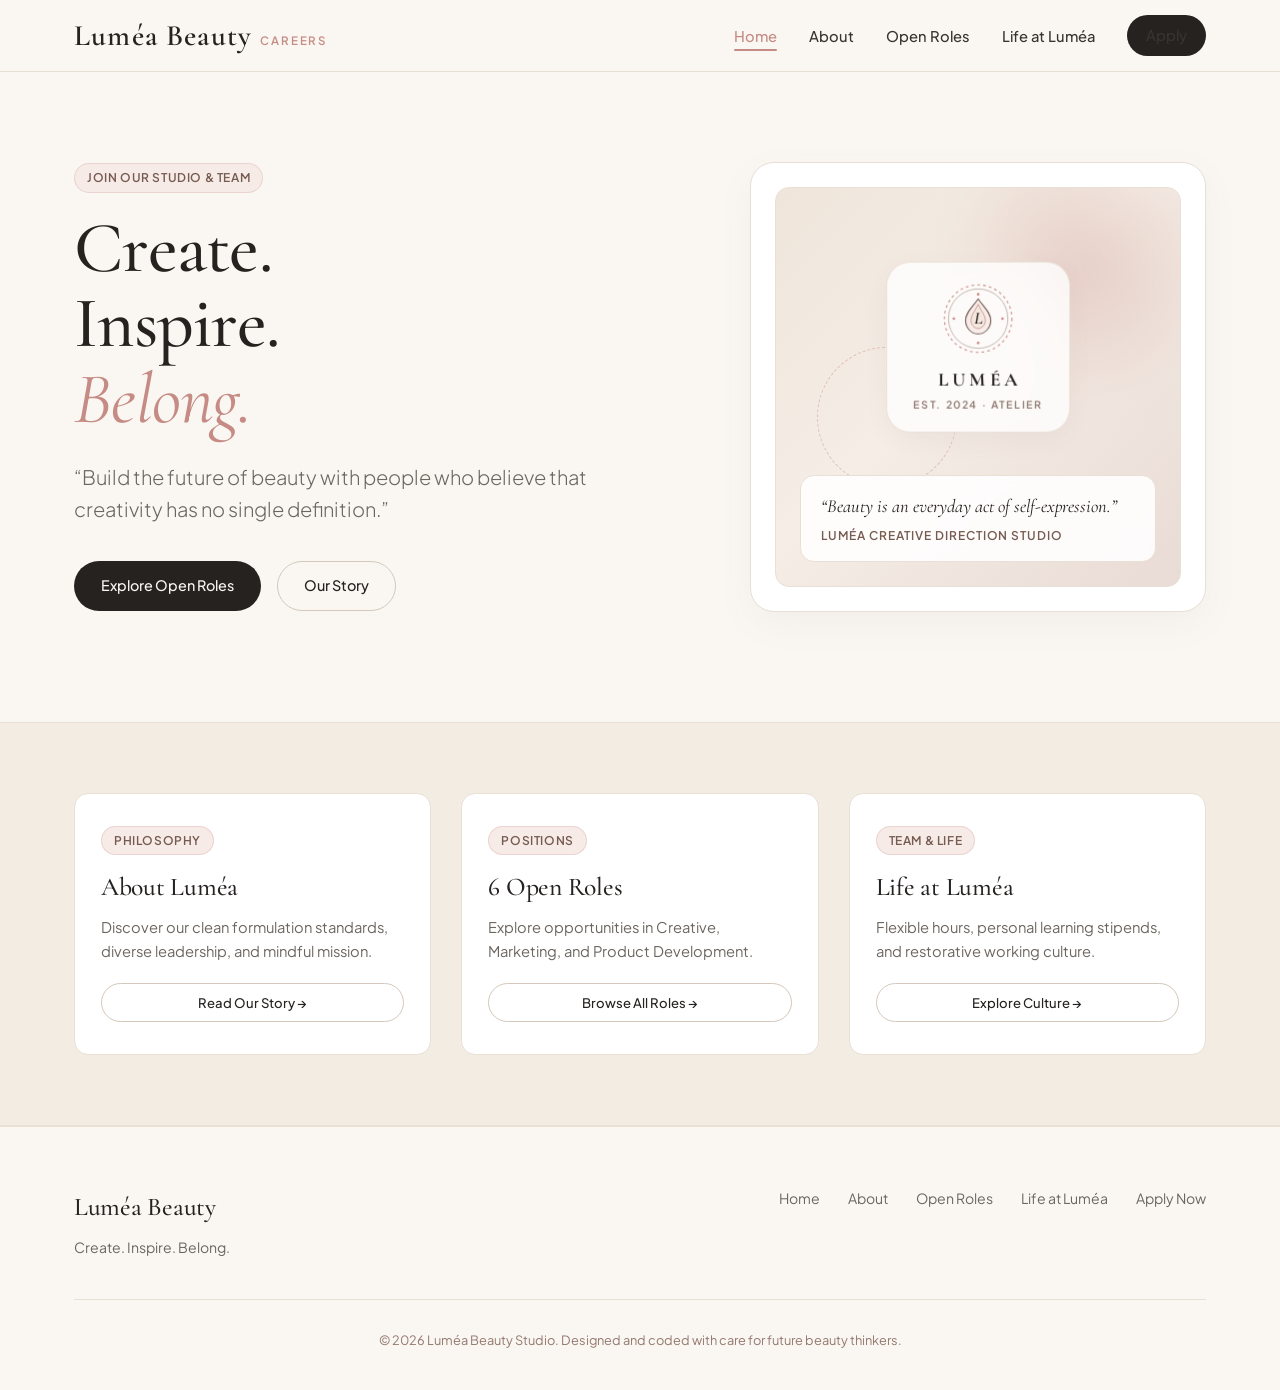
<file: index.html>
<!DOCTYPE html>
<html lang="en">
<head>
  <meta charset="UTF-8" />
  <meta name="viewport" content="width=device-width, initial-scale=1.0" />
  <title>Luméa Beauty — Careers | Create. Inspire. Belong.</title>
  <link rel="preconnect" href="https://fonts.googleapis.com">
  <link rel="preconnect" href="https://fonts.gstatic.com" crossorigin>
  <link href="https://fonts.googleapis.com/css2?family=Cormorant+Garamond:ital,wght@0,400;0,500;0,600;0,700;1,400&family=Plus+Jakarta+Sans:wght@300;400;500;600;700&display=swap" rel="stylesheet">
  <link rel="stylesheet" href="styles.css">
  <style>
    .hero-section {
      padding: 90px 0 110px;
    }

    .hero-grid {
      display: grid;
      grid-template-columns: 1.15fr 0.85fr;
      gap: 60px;
      align-items: center;
    }

    .hero-content h1 {
      font-size: 4.5rem;
      line-height: 1.05;
      margin: 18px 0 24px;
      color: var(--charcoal);
    }

    .hero-content h1 em {
      font-style: italic;
      color: var(--muted-rose);
      font-weight: 400;
    }

    .hero-quote {
      font-size: 1.25rem;
      line-height: 1.6;
      color: var(--stone);
      margin-bottom: 36px;
      max-width: 520px;
      font-weight: 300;
    }

    .hero-actions {
      display: flex;
      gap: 16px;
      align-items: center;
    }

    .hero-card-artistic {
      background: var(--card-bg);
      border: 1px solid var(--border);
      border-radius: var(--radius-lg);
      padding: 24px;
      box-shadow: 0 12px 36px rgba(118, 91, 81, 0.06);
      position: relative;
    }

    .visual-art-box {
      width: 100%;
      height: 400px;
      border-radius: var(--radius-md);
      background: linear-gradient(135deg, #EFE5DB 0%, #F5EDE6 45%, #E9DBD5 100%);
      display: flex;
      flex-direction: column;
      justify-content: flex-end;
      padding: 24px;
      position: relative;
      overflow: hidden;
      border: 1px solid var(--border);
    }

    .abstract-shape {
      position: absolute;
      top: -15%;
      right: -10%;
      width: 280px;
      height: 280px;
      border-radius: 46% 54% 39% 61% / 55% 42% 58% 45%;
      background: radial-gradient(circle, rgba(198,139,132,0.3) 0%, rgba(243,236,226,0.1) 70%);
      filter: blur(14px);
    }

    .abstract-circle {
      position: absolute;
      bottom: 25%;
      left: 10%;
      width: 140px;
      height: 140px;
      border-radius: 50%;
      border: 1px dashed var(--muted-rose);
      opacity: 0.45;
    }

    .hero-emblem-container {
      position: absolute;
      top: 40%;
      left: 50%;
      transform: translate(-50%, -50%);
      display: flex;
      flex-direction: column;
      align-items: center;
      justify-content: center;
      z-index: 2;
    }

    .emblem-halo {
      position: absolute;
      width: 180px;
      height: 180px;
      border-radius: 50%;
      background: radial-gradient(circle, rgba(247, 235, 232, 0.95) 0%, rgba(243, 236, 226, 0.4) 65%, transparent 80%);
      filter: blur(12px);
      z-index: -1;
      animation: pulseHalo 5s ease-in-out infinite alternate;
    }

    @keyframes pulseHalo {
      0% { transform: scale(0.94); opacity: 0.7; }
      100% { transform: scale(1.08); opacity: 1; }
    }

    .emblem-card {
      display: flex;
      flex-direction: column;
      align-items: center;
      justify-content: center;
      padding: 20px 26px 18px;
      background: rgba(255, 255, 255, 0.78);
      backdrop-filter: blur(10px);
      border: 1px solid rgba(232, 223, 213, 0.9);
      border-radius: var(--radius-lg);
      box-shadow: 0 8px 24px rgba(118, 91, 81, 0.06);
      transition: var(--transition-smooth);
    }

    .emblem-card:hover {
      transform: translateY(-2px);
      background: rgba(255, 255, 255, 0.92);
      border-color: var(--muted-rose);
    }

    .brand-monogram-svg {
      transition: transform 0.4s cubic-bezier(0.16, 1, 0.3, 1);
    }

    .emblem-card:hover .brand-monogram-svg {
      transform: rotate(6deg) scale(1.03);
    }

    .emblem-text-group {
      display: flex;
      flex-direction: column;
      align-items: center;
      margin-top: 10px;
    }

    .emblem-brand-name {
      font-family: 'Cormorant Garamond', Georgia, serif;
      font-size: 1.18rem;
      letter-spacing: 0.22em;
      font-weight: 700;
      color: var(--charcoal);
      margin-left: 0.22em;
    }

    .emblem-tagline {
      font-size: 0.65rem;
      letter-spacing: 0.16em;
      text-transform: uppercase;
      color: var(--soft-brown);
      font-weight: 600;
      margin-top: 2px;
      opacity: 0.85;
    }

    .art-badge {
      background: rgba(255, 255, 255, 0.88);
      backdrop-filter: blur(8px);
      padding: 16px 20px;
      border-radius: var(--radius-md);
      border: 1px solid var(--border);
      z-index: 2;
    }

    .art-badge p.quote {
      font-family: 'Cormorant Garamond', Georgia, serif;
      font-size: 1.15rem;
      font-style: italic;
      color: var(--charcoal);
      margin-bottom: 4px;
    }

    .art-badge p.author {
      font-size: 0.75rem;
      color: var(--soft-brown);
      text-transform: uppercase;
      letter-spacing: 0.08em;
      font-weight: 600;
    }

    /* Teaser Grid */
    .teaser-section {
      background-color: var(--cream);
      padding: 70px 0;
      border-top: 1px solid var(--border);
      border-bottom: 1px solid var(--border);
    }

    .teaser-grid {
      display: grid;
      grid-template-columns: repeat(3, 1fr);
      gap: 30px;
    }

    .teaser-card {
      background: var(--card-bg);
      border: 1px solid var(--border);
      border-radius: var(--radius-md);
      padding: 32px 26px;
      transition: var(--transition-smooth);
      display: flex;
      flex-direction: column;
      justify-content: space-between;
    }

    .teaser-card:hover {
      border-color: var(--muted-rose);
      transform: translateY(-2px);
    }

    .teaser-card h3 {
      font-size: 1.6rem;
      margin: 12px 0 8px;
    }

    .teaser-card p {
      color: var(--stone);
      font-size: 0.92rem;
      line-height: 1.6;
      margin-bottom: 20px;
    }

    @media (max-width: 900px) {
      .hero-grid { grid-template-columns: 1fr; }
      .hero-content h1 { font-size: 3.4rem; }
      .teaser-grid { grid-template-columns: 1fr; }
    }
  </style>
</head>
<body>

  <!-- Navigation -->
  <nav class="navbar">
    <div class="container nav-container">
      <a href="index.html" class="brand-logo">
        <span class="name">Luméa Beauty</span>
        <span class="tag">Careers</span>
      </a>
      <ul class="nav-links">
        <li><a href="index.html" class="active">Home</a></li>
        <li><a href="about.html">About</a></li>
        <li><a href="roles.html">Open Roles</a></li>
        <li><a href="life.html">Life at Luméa</a></li>
        <li><a href="apply.html" class="btn btn-primary btn-sm">Apply</a></li>
      </ul>
    </div>
  </nav>

  <!-- Hero Section -->
  <main>
    <section class="hero-section">
      <div class="container">
        <div class="hero-grid">
          <div class="hero-content">
            <span class="badge">Join our studio & team</span>
            <h1>Create.<br>Inspire.<br><em>Belong.</em></h1>
            <p class="hero-quote">
              “Build the future of beauty with people who believe that creativity has no single definition.”
            </p>
            <div class="hero-actions">
              <a href="roles.html" class="btn btn-primary">Explore Open Roles</a>
              <a href="about.html" class="btn btn-secondary">Our Story</a>
            </div>
          </div>

          <div class="hero-visual">
            <div class="hero-card-artistic">
              <div class="visual-art-box">
                <div class="abstract-shape"></div>
                <div class="abstract-circle"></div>

                <!-- Brand Emblem / Logo Centerpiece -->
                <div class="hero-emblem-container">
                  <div class="emblem-halo"></div>
                  <div class="emblem-card">
                    <svg width="72" height="72" viewBox="0 0 80 80" fill="none" class="brand-monogram-svg">
                      <circle cx="40" cy="40" r="37.5" stroke="var(--muted-rose)" stroke-width="1.2" stroke-dasharray="3 3.5"/>
                      <circle cx="40" cy="40" r="33" stroke="var(--soft-brown)" stroke-width="0.8" opacity="0.6"/>
                      <path d="M40 18 C46 27, 54 33, 54 42 C54 50, 48 57, 40 57 C32 57, 26 50, 26 42 C26 33, 34 27, 40 18 Z" 
                            fill="rgba(198, 139, 132, 0.12)" stroke="var(--soft-brown)" stroke-width="1.2" stroke-linejoin="round"/>
                      <path d="M40 24 C43 31, 48 36, 48 42 C48 47, 44 51, 40 51 C36 51, 32 47, 32 42 C32 36, 37 31, 40 24 Z" 
                            fill="rgba(214, 158, 46, 0.08)" stroke="var(--muted-rose)" stroke-width="0.9"/>
                      <text x="40" y="45.5" text-anchor="middle" font-family="'Cormorant Garamond', Georgia, serif" font-size="19" font-style="italic" fill="var(--charcoal)" font-weight="600">L</text>
                      <circle cx="40" cy="13" r="1.5" fill="var(--muted-rose)"/>
                      <circle cx="40" cy="67" r="1.5" fill="var(--muted-rose)"/>
                      <circle cx="13" cy="40" r="1.5" fill="var(--muted-rose)"/>
                      <circle cx="67" cy="40" r="1.5" fill="var(--muted-rose)"/>
                    </svg>
                    <div class="emblem-text-group">
                      <span class="emblem-brand-name">LUMÉA</span>
                      <span class="emblem-tagline">EST. 2024 · ATELIER</span>
                    </div>
                  </div>
                </div>

                <div class="art-badge">
                  <p class="quote">“Beauty is an everyday act of self-expression.”</p>
                  <p class="author">Luméa Creative Direction Studio</p>
                </div>
              </div>
            </div>
          </div>
        </div>
      </div>
    </section>

    <!-- Quick Teasers to other dedicated pages -->
    <section class="teaser-section">
      <div class="container">
        <div class="teaser-grid">
          <div class="teaser-card">
            <div>
              <span class="badge">Philosophy</span>
              <h3>About Luméa</h3>
              <p>Discover our clean formulation standards, diverse leadership, and mindful mission.</p>
            </div>
            <a href="about.html" class="btn btn-secondary btn-sm">Read Our Story →</a>
          </div>

          <div class="teaser-card">
            <div>
              <span class="badge">Positions</span>
              <h3>6 Open Roles</h3>
              <p>Explore opportunities in Creative, Marketing, and Product Development.</p>
            </div>
            <a href="roles.html" class="btn btn-secondary btn-sm">Browse All Roles →</a>
          </div>

          <div class="teaser-card">
            <div>
              <span class="badge">Team & Life</span>
              <h3>Life at Luméa</h3>
              <p>Flexible hours, personal learning stipends, and restorative working culture.</p>
            </div>
            <a href="life.html" class="btn btn-secondary btn-sm">Explore Culture →</a>
          </div>
        </div>
      </div>
    </section>
  </main>

  <!-- Footer -->
  <footer class="site-footer">
    <div class="container">
      <div class="footer-flex">
        <div class="footer-brand">
          <h4>Luméa Beauty</h4>
          <p>Create. Inspire. Belong.</p>
        </div>
        <ul class="footer-links">
          <li><a href="index.html">Home</a></li>
          <li><a href="about.html">About</a></li>
          <li><a href="roles.html">Open Roles</a></li>
          <li><a href="life.html">Life at Luméa</a></li>
          <li><a href="apply.html">Apply Now</a></li>
        </ul>
      </div>
      <div class="copyright">
        © 2026 Luméa Beauty Studio. Designed and coded with care for future beauty thinkers.
      </div>
    </div>
  </footer>

</body>
</html>
</file>
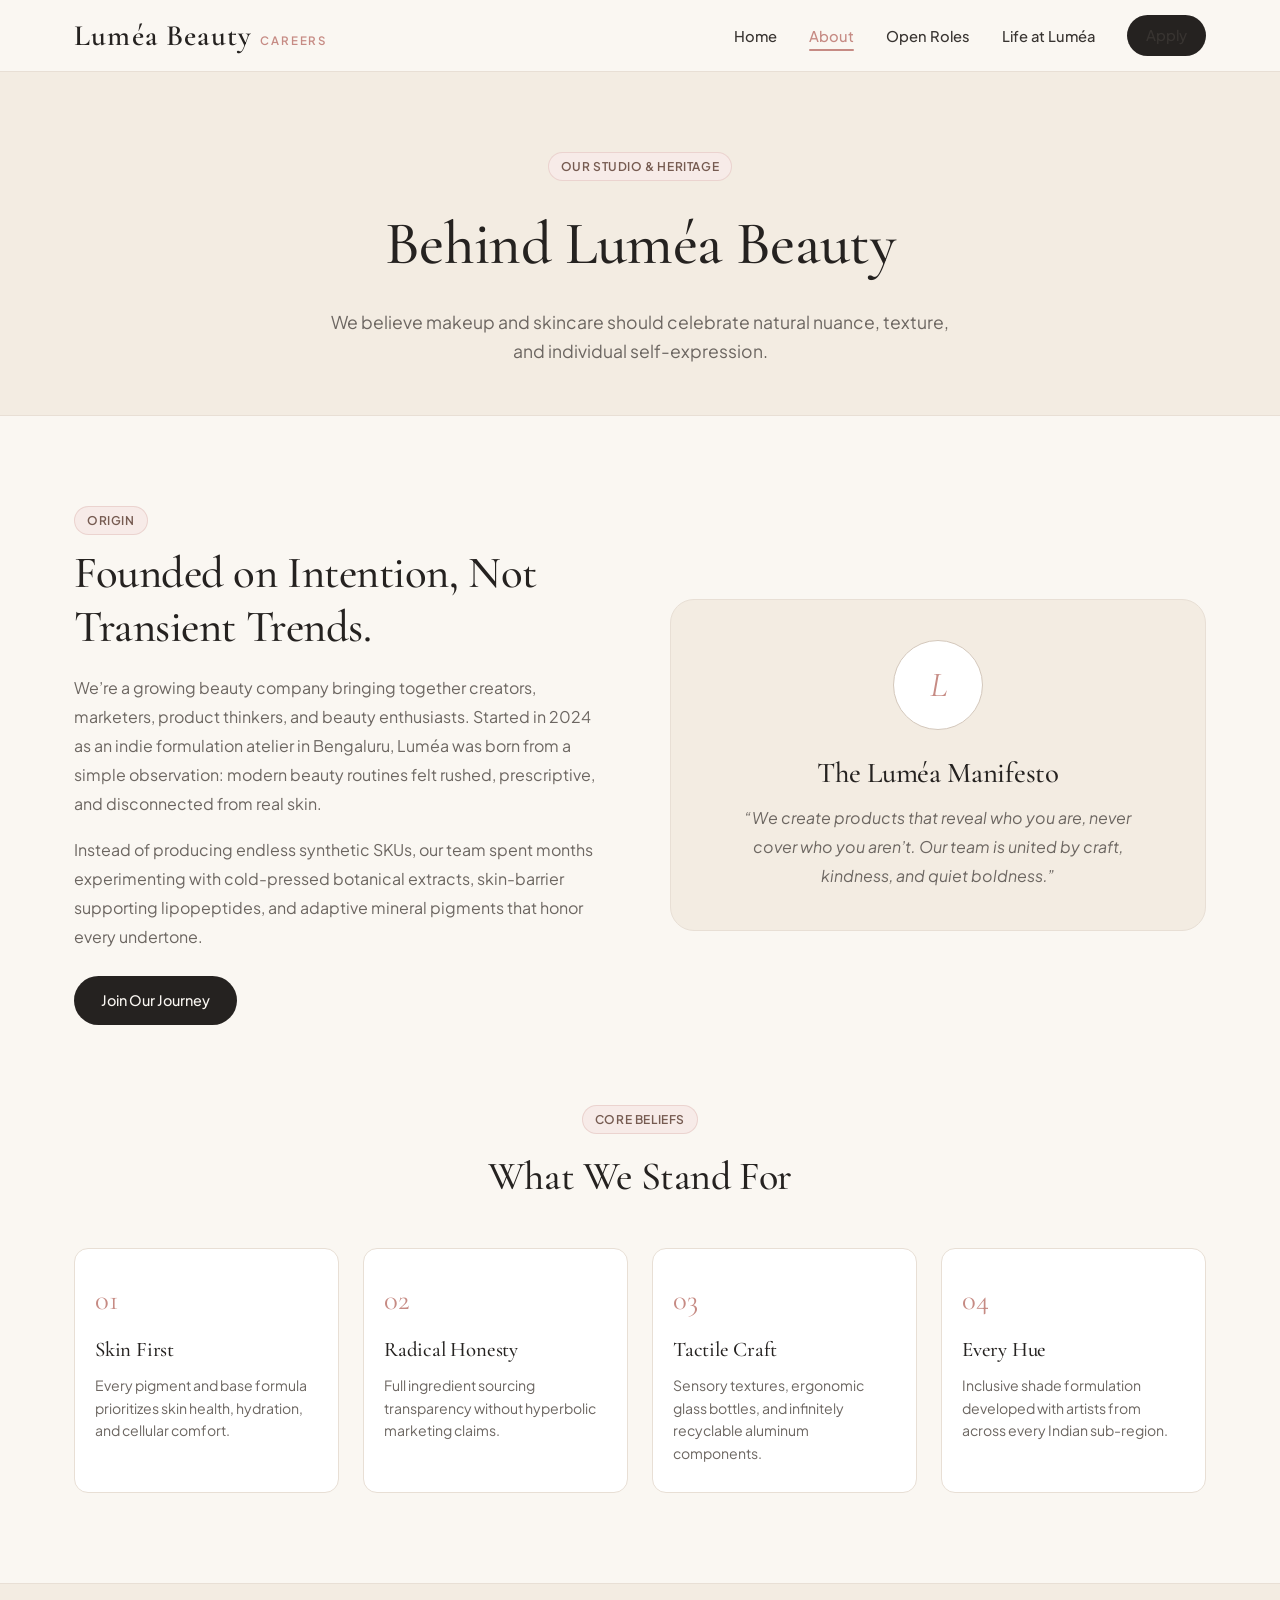
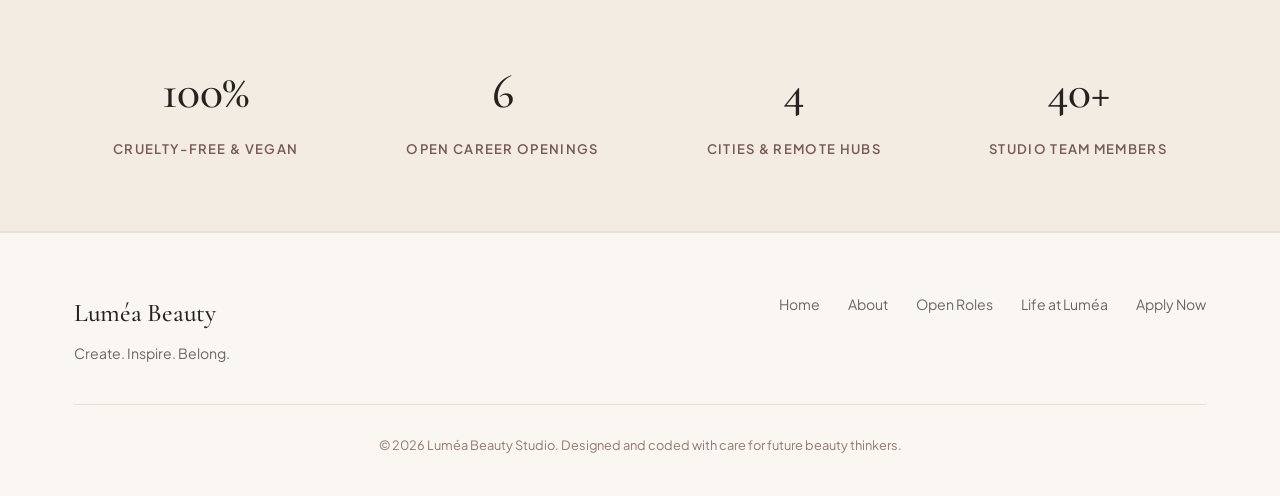
<file: about.html>
<!DOCTYPE html>
<html lang="en">
<head>
  <meta charset="UTF-8" />
  <meta name="viewport" content="width=device-width, initial-scale=1.0" />
  <title>About Us — Luméa Beauty | Our Story & Philosophy</title>
  <link rel="preconnect" href="https://fonts.googleapis.com">
  <link rel="preconnect" href="https://fonts.gstatic.com" crossorigin>
  <link href="https://fonts.googleapis.com/css2?family=Cormorant+Garamond:ital,wght@0,400;0,500;0,600;0,700;1,400&family=Plus+Jakarta+Sans:wght@300;400;500;600;700&display=swap" rel="stylesheet">
  <link rel="stylesheet" href="styles.css">
  <style>
    .page-header {
      padding: 80px 0 50px;
      text-align: center;
      background: var(--cream);
      border-bottom: 1px solid var(--border);
    }
    .page-header h1 {
      font-size: 3.8rem;
      margin: 14px 0 16px;
    }
    .page-header p {
      max-width: 620px;
      margin: 0 auto;
      color: var(--stone);
      font-size: 1.1rem;
    }

    .about-story-section {
      padding: 90px 0;
    }
    .about-grid {
      display: grid;
      grid-template-columns: 1fr 1fr;
      gap: 60px;
      align-items: center;
    }
    .about-grid h2 {
      font-size: 2.8rem;
      line-height: 1.2;
      margin-bottom: 20px;
    }
    .about-grid p {
      color: var(--stone);
      font-size: 1rem;
      line-height: 1.8;
      margin-bottom: 18px;
    }

    .values-grid {
      display: grid;
      grid-template-columns: repeat(4, 1fr);
      gap: 24px;
      margin-top: 40px;
    }
    .value-card {
      background: var(--card-bg);
      border: 1px solid var(--border);
      border-radius: var(--radius-md);
      padding: 28px 20px;
    }
    .value-card .value-num {
      font-family: 'Cormorant Garamond', serif;
      font-size: 1.8rem;
      color: var(--muted-rose);
      margin-bottom: 10px;
      display: block;
    }
    .value-card h4 {
      font-size: 1.3rem;
      margin-bottom: 8px;
    }
    .value-card p {
      font-size: 0.88rem;
      color: var(--stone);
      line-height: 1.6;
    }

    .milestone-strip {
      background: var(--cream);
      padding: 70px 0;
      border-top: 1px solid var(--border);
      border-bottom: 1px solid var(--border);
    }
    .milestones-flex {
      display: flex;
      justify-content: space-around;
      text-align: center;
      flex-wrap: wrap;
      gap: 30px;
    }
    .milestone-item h3 {
      font-size: 3rem;
      color: var(--charcoal);
      margin-bottom: 4px;
    }
    .milestone-item span {
      font-size: 0.82rem;
      text-transform: uppercase;
      letter-spacing: 0.1em;
      color: var(--soft-brown);
      font-weight: 600;
    }

    @media (max-width: 900px) {
      .about-grid { grid-template-columns: 1fr; gap: 30px; }
      .values-grid { grid-template-columns: 1fr 1fr; }
    }
    @media (max-width: 600px) {
      .values-grid { grid-template-columns: 1fr; }
    }
  </style>
</head>
<body>

  <!-- Navigation -->
  <nav class="navbar">
    <div class="container nav-container">
      <a href="index.html" class="brand-logo">
        <span class="name">Luméa Beauty</span>
        <span class="tag">Careers</span>
      </a>
      <ul class="nav-links">
        <li><a href="index.html">Home</a></li>
        <li><a href="about.html" class="active">About</a></li>
        <li><a href="roles.html">Open Roles</a></li>
        <li><a href="life.html">Life at Luméa</a></li>
        <li><a href="apply.html" class="btn btn-primary btn-sm">Apply</a></li>
      </ul>
    </div>
  </nav>

  <main>
    <!-- Page Header -->
    <header class="page-header">
      <div class="container">
        <span class="badge">Our Studio & Heritage</span>
        <h1>Behind Luméa Beauty</h1>
        <p>We believe makeup and skincare should celebrate natural nuance, texture, and individual self-expression.</p>
      </div>
    </header>

    <!-- Narrative Section -->
    <section class="about-story-section">
      <div class="container">
        <div class="about-grid">
          <div>
            <span class="badge">Origin</span>
            <h2 style="margin-top: 12px;">Founded on Intention, Not Transient Trends.</h2>
            <p>
              We’re a growing beauty company bringing together creators, marketers, product thinkers, and beauty enthusiasts. Started in 2024 as an indie formulation atelier in Bengaluru, Luméa was born from a simple observation: modern beauty routines felt rushed, prescriptive, and disconnected from real skin.
            </p>
            <p>
              Instead of producing endless synthetic SKUs, our team spent months experimenting with cold-pressed botanical extracts, skin-barrier supporting lipopeptides, and adaptive mineral pigments that honor every undertone.
            </p>
            <div style="margin-top: 24px;">
              <a href="roles.html" class="btn btn-primary">Join Our Journey</a>
            </div>
          </div>

          <div style="background: var(--cream); border: 1px solid var(--border); border-radius: var(--radius-lg); padding: 40px; text-align: center;">
            <div style="width: 90px; height: 90px; border-radius: 50%; background: var(--card-bg); margin: 0 auto 20px; display: flex; align-items: center; justify-content: center; border: 1px solid var(--border-dark);">
              <span style="font-family:'Cormorant Garamond', serif; font-size: 2.2rem; font-style: italic; color: var(--muted-rose);">L</span>
            </div>
            <h3 style="font-size: 1.8rem; margin-bottom: 8px;">The Luméa Manifesto</h3>
            <p style="font-style: italic; color: var(--stone); line-height: 1.8; max-width: 400px; margin: 0 auto;">
              “We create products that reveal who you are, never cover who you aren’t. Our team is united by craft, kindness, and quiet boldness.”
            </p>
          </div>
        </div>

        <!-- Four Pillars -->
        <div style="margin-top: 80px;">
          <div style="text-align: center; margin-bottom: 30px;">
            <span class="badge">Core Beliefs</span>
            <h3 style="font-size: 2.5rem; margin-top: 10px;">What We Stand For</h3>
          </div>
          <div class="values-grid">
            <div class="value-card">
              <span class="value-num">01</span>
              <h4>Skin First</h4>
              <p>Every pigment and base formula prioritizes skin health, hydration, and cellular comfort.</p>
            </div>
            <div class="value-card">
              <span class="value-num">02</span>
              <h4>Radical Honesty</h4>
              <p>Full ingredient sourcing transparency without hyperbolic marketing claims.</p>
            </div>
            <div class="value-card">
              <span class="value-num">03</span>
              <h4>Tactile Craft</h4>
              <p>Sensory textures, ergonomic glass bottles, and infinitely recyclable aluminum components.</p>
            </div>
            <div class="value-card">
              <span class="value-num">04</span>
              <h4>Every Hue</h4>
              <p>Inclusive shade formulation developed with artists from across every Indian sub-region.</p>
            </div>
          </div>
        </div>
      </div>
    </section>

    <!-- Milestones -->
    <section class="milestone-strip">
      <div class="container">
        <div class="milestones-flex">
          <div class="milestone-item">
            <h3>100%</h3>
            <span>Cruelty-Free & Vegan</span>
          </div>
          <div class="milestone-item">
            <h3>6</h3>
            <span>Open Career Openings</span>
          </div>
          <div class="milestone-item">
            <h3>4</h3>
            <span>Cities & Remote Hubs</span>
          </div>
          <div class="milestone-item">
            <h3>40+</h3>
            <span>Studio Team Members</span>
          </div>
        </div>
      </div>
    </section>
  </main>

  <!-- Footer -->
  <footer class="site-footer">
    <div class="container">
      <div class="footer-flex">
        <div class="footer-brand">
          <h4>Luméa Beauty</h4>
          <p>Create. Inspire. Belong.</p>
        </div>
        <ul class="footer-links">
          <li><a href="index.html">Home</a></li>
          <li><a href="about.html">About</a></li>
          <li><a href="roles.html">Open Roles</a></li>
          <li><a href="life.html">Life at Luméa</a></li>
          <li><a href="apply.html">Apply Now</a></li>
        </ul>
      </div>
      <div class="copyright">
        © 2026 Luméa Beauty Studio. Designed and coded with care for future beauty thinkers.
      </div>
    </div>
  </footer>

</body>
</html>
</file>
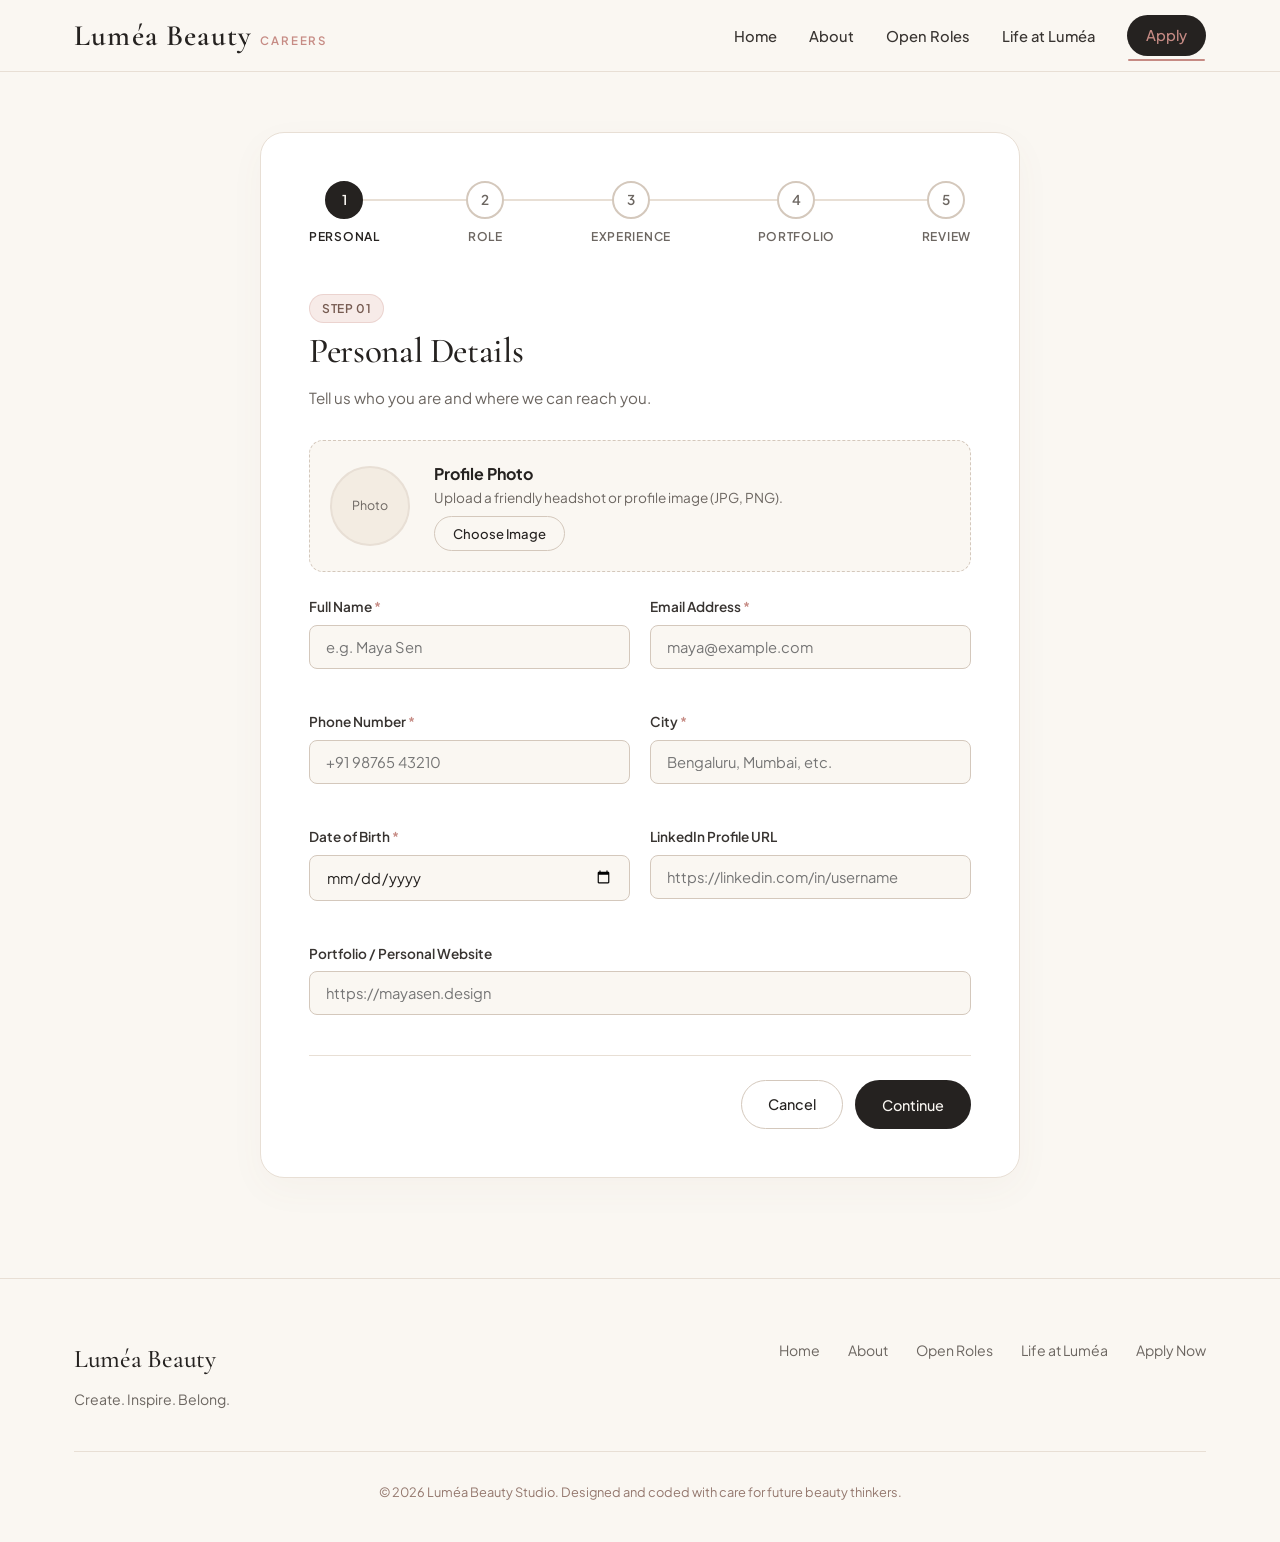
<file: apply.html>
<!DOCTYPE html>
<html lang="en">
<head>
  <meta charset="UTF-8" />
  <meta name="viewport" content="width=device-width, initial-scale=1.0" />
  <title>Job Application — Luméa Beauty | Apply Online</title>
  <link rel="preconnect" href="https://fonts.googleapis.com">
  <link rel="preconnect" href="https://fonts.gstatic.com" crossorigin>
  <link href="https://fonts.googleapis.com/css2?family=Cormorant+Garamond:ital,wght@0,400;0,500;0,600;0,700;1,400&family=Plus+Jakarta+Sans:wght@300;400;500;600;700&display=swap" rel="stylesheet">
  <link rel="stylesheet" href="styles.css">
  <style>
    .apply-page-wrapper {
      padding: 60px 0 100px;
    }

    .form-wrapper {
      max-width: 760px;
      margin: 0 auto;
      background: var(--card-bg);
      border: 1px solid var(--border);
      border-radius: var(--radius-lg);
      padding: 48px;
      box-shadow: 0 12px 36px rgba(118, 91, 81, 0.04);
    }

    /* Steps indicator */
    .steps-indicator {
      display: flex;
      justify-content: space-between;
      margin-bottom: 48px;
      position: relative;
    }

    .steps-indicator::before {
      content: '';
      position: absolute;
      top: 18px;
      left: 36px;
      right: 36px;
      height: 2px;
      background-color: var(--border);
      z-index: 1;
    }

    .step-node {
      position: relative;
      z-index: 2;
      display: flex;
      flex-direction: column;
      align-items: center;
      gap: 8px;
      cursor: default;
    }

    .step-circle {
      width: 38px;
      height: 38px;
      border-radius: 50%;
      background-color: var(--card-bg);
      border: 2px solid var(--border-dark);
      display: flex;
      align-items: center;
      justify-content: center;
      font-size: 0.85rem;
      font-weight: 600;
      color: var(--stone);
      transition: var(--transition-smooth);
    }

    .step-node.active .step-circle {
      background-color: var(--charcoal);
      border-color: var(--charcoal);
      color: var(--ivory);
    }

    .step-node.completed .step-circle {
      background-color: var(--muted-rose);
      border-color: var(--muted-rose);
      color: white;
    }

    .step-label {
      font-size: 0.75rem;
      font-weight: 600;
      text-transform: uppercase;
      letter-spacing: 0.06em;
      color: var(--stone);
    }

    .step-node.active .step-label {
      color: var(--charcoal);
    }

    /* Form Fields */
    .form-step {
      display: none;
    }

    .form-step.active {
      display: block;
      animation: fadeIn 0.35s ease;
    }

    @keyframes fadeIn {
      from { opacity: 0; transform: translateY(6px); }
      to { opacity: 1; transform: translateY(0); }
    }

    .step-heading {
      margin-bottom: 30px;
    }

    .step-heading h3 {
      font-size: 2.2rem;
      margin-bottom: 6px;
    }

    .step-heading p {
      color: var(--stone);
      font-size: 0.95rem;
    }

    .form-row {
      display: grid;
      grid-template-columns: 1fr 1fr;
      gap: 20px;
      margin-bottom: 20px;
    }

    .form-group {
      margin-bottom: 22px;
      display: flex;
      flex-direction: column;
    }

    .form-group label {
      font-size: 0.85rem;
      font-weight: 600;
      margin-bottom: 7px;
      color: var(--charcoal-soft);
    }

    .form-group label span.req {
      color: var(--muted-rose);
    }

    .form-control {
      width: 100%;
      padding: 12px 16px;
      border: 1px solid var(--border-dark);
      border-radius: var(--radius-sm);
      font-family: inherit;
      font-size: 0.92rem;
      color: var(--charcoal);
      background-color: var(--ivory);
      transition: var(--transition-smooth);
      outline: none;
    }

    .form-control:focus {
      border-color: var(--muted-rose);
      background-color: #FFF;
      box-shadow: 0 0 0 3px rgba(198, 139, 132, 0.15);
    }

    .form-control.error-field {
      border-color: var(--error-red);
      background-color: var(--error-bg);
    }

    .error-msg {
      font-size: 0.78rem;
      color: var(--error-red);
      margin-top: 5px;
      display: none;
    }

    .error-msg.visible {
      display: block;
    }

    /* Photo Upload Area */
    .photo-upload-box {
      display: flex;
      align-items: center;
      gap: 24px;
      padding: 20px;
      background: var(--ivory);
      border: 1px dashed var(--border-dark);
      border-radius: var(--radius-md);
      margin-bottom: 24px;
    }

    .photo-preview {
      width: 80px;
      height: 80px;
      border-radius: 50%;
      background: var(--cream);
      display: flex;
      align-items: center;
      justify-content: center;
      overflow: hidden;
      border: 2px solid var(--border);
      flex-shrink: 0;
      color: var(--stone);
      font-size: 0.78rem;
    }

    .photo-preview img {
      width: 100%;
      height: 100%;
      object-fit: cover;
    }

    .photo-instructions {
      flex: 1;
    }

    .photo-instructions p {
      font-size: 0.85rem;
      color: var(--stone);
      margin-bottom: 8px;
    }

    .file-input-wrapper {
      position: relative;
      display: inline-block;
    }

    .file-input-wrapper input[type="file"] {
      position: absolute;
      left: 0;
      top: 0;
      opacity: 0;
      width: 100%;
      height: 100%;
      cursor: pointer;
    }

    /* Step 2: Role selection cards */
    .role-selection-grid {
      display: grid;
      grid-template-columns: 1fr 1fr;
      gap: 16px;
      margin-bottom: 28px;
    }

    .select-role-card {
      border: 1px solid var(--border-dark);
      background: var(--ivory);
      border-radius: var(--radius-md);
      padding: 18px 20px;
      cursor: pointer;
      transition: var(--transition-smooth);
      position: relative;
    }

    .select-role-card:hover {
      border-color: var(--muted-rose);
      background-color: var(--rose-light);
    }

    .select-role-card.selected {
      border-color: var(--muted-rose);
      background-color: var(--rose-light);
      box-shadow: 0 0 0 2px var(--muted-rose);
    }

    .select-role-card h4 {
      font-size: 1.25rem;
      margin-bottom: 4px;
      color: var(--charcoal);
    }

    .select-role-card span {
      font-size: 0.78rem;
      color: var(--soft-brown);
      font-weight: 500;
    }

    .radio-pill-group {
      display: flex;
      flex-wrap: wrap;
      gap: 10px;
      margin-top: 8px;
    }

    .pill-radio {
      position: relative;
    }

    .pill-radio input[type="radio"] {
      position: absolute;
      opacity: 0;
      cursor: pointer;
    }

    .pill-radio label {
      display: inline-block;
      padding: 9px 18px;
      border: 1px solid var(--border-dark);
      background: var(--ivory);
      border-radius: var(--radius-full);
      font-size: 0.85rem;
      color: var(--charcoal-soft);
      cursor: pointer;
      transition: var(--transition-smooth);
      font-weight: 500;
    }

    .pill-radio input[type="radio"]:checked + label {
      background-color: var(--charcoal);
      color: var(--ivory);
      border-color: var(--charcoal);
    }

    /* Step 3: Experience items */
    .experience-list {
      margin-bottom: 20px;
    }

    .experience-entry {
      background: var(--ivory);
      border: 1px solid var(--border);
      border-radius: var(--radius-sm);
      padding: 16px;
      margin-bottom: 14px;
      position: relative;
    }

    .btn-remove-exp {
      position: absolute;
      top: 12px;
      right: 12px;
      background: none;
      border: none;
      color: var(--error-red);
      font-size: 0.8rem;
      cursor: pointer;
      font-weight: 600;
    }

    .btn-add-exp {
      background: none;
      border: 1px dashed var(--muted-rose);
      color: var(--soft-brown);
      padding: 10px 18px;
      border-radius: var(--radius-sm);
      width: 100%;
      cursor: pointer;
      font-weight: 500;
      font-size: 0.88rem;
      transition: var(--transition-smooth);
    }

    .btn-add-exp:hover {
      background: var(--rose-light);
    }

    /* Step 4: Portfolio upload */
    .drag-drop-zone {
      border: 2px dashed var(--border-dark);
      border-radius: var(--radius-md);
      padding: 32px 20px;
      text-align: center;
      background: var(--ivory);
      cursor: pointer;
      transition: var(--transition-smooth);
    }

    .drag-drop-zone:hover {
      border-color: var(--muted-rose);
      background: var(--rose-light);
    }

    .file-chip {
      display: inline-flex;
      align-items: center;
      gap: 10px;
      padding: 8px 16px;
      background: var(--cream);
      border-radius: var(--radius-full);
      font-size: 0.85rem;
      margin-top: 12px;
    }

    /* Step 5: Review Step */
    .review-panel {
      background: var(--ivory);
      border: 1px solid var(--border);
      border-radius: var(--radius-md);
      padding: 24px;
      margin-bottom: 24px;
    }

    .review-header-flex {
      display: flex;
      align-items: center;
      gap: 18px;
      margin-bottom: 20px;
      padding-bottom: 16px;
      border-bottom: 1px solid var(--border);
    }

    .review-avatar {
      width: 64px;
      height: 64px;
      border-radius: 50%;
      background: var(--cream);
      overflow: hidden;
    }

    .review-avatar img {
      width: 100%;
      height: 100%;
      object-fit: cover;
    }

    .review-section-block {
      margin-bottom: 18px;
    }

    .review-section-block h5 {
      font-size: 0.82rem;
      text-transform: uppercase;
      letter-spacing: 0.08em;
      color: var(--muted-rose);
      margin-bottom: 6px;
    }

    .review-grid-data {
      display: grid;
      grid-template-columns: 1fr 1fr;
      gap: 10px;
      font-size: 0.9rem;
    }

    .data-item {
      color: var(--stone);
    }

    .data-item strong {
      color: var(--charcoal);
      font-weight: 600;
    }

    /* Form Nav Buttons */
    .form-navigation {
      display: flex;
      justify-content: space-between;
      align-items: center;
      margin-top: 40px;
      padding-top: 24px;
      border-top: 1px solid var(--border);
    }

    /* Success Screen */
    .success-screen {
      display: none;
      text-align: center;
      padding: 60px 20px;
      animation: fadeIn 0.4s ease;
    }

    .success-screen.visible {
      display: block;
    }

    .success-icon-box {
      width: 76px;
      height: 76px;
      background-color: var(--success-bg);
      color: var(--success-green);
      border-radius: 50%;
      display: flex;
      align-items: center;
      justify-content: center;
      font-size: 2.2rem;
      margin: 0 auto 24px;
      border: 1px solid rgba(63, 98, 83, 0.2);
    }

    .success-screen h3 {
      font-size: 3rem;
      margin-bottom: 16px;
      color: var(--charcoal);
    }

    .success-screen p {
      max-width: 500px;
      margin: 0 auto 30px;
      color: var(--stone);
      font-size: 1.05rem;
    }

    .submission-id-badge {
      display: inline-block;
      padding: 6px 18px;
      background: var(--cream);
      border: 1px solid var(--border);
      border-radius: var(--radius-full);
      font-size: 0.85rem;
      color: var(--soft-brown);
      margin-bottom: 36px;
    }

    @media (max-width: 900px) {
      .form-wrapper { padding: 30px 20px; }
      .form-row { grid-template-columns: 1fr; }
      .role-selection-grid { grid-template-columns: 1fr; }
    }
  </style>
</head>
<body>

  <!-- Navigation -->
  <nav class="navbar">
    <div class="container nav-container">
      <a href="index.html" class="brand-logo">
        <span class="name">Luméa Beauty</span>
        <span class="tag">Careers</span>
      </a>
      <ul class="nav-links">
        <li><a href="index.html">Home</a></li>
        <li><a href="about.html">About</a></li>
        <li><a href="roles.html">Open Roles</a></li>
        <li><a href="life.html">Life at Luméa</a></li>
        <li><a href="apply.html" class="active btn btn-primary btn-sm">Apply</a></li>
      </ul>
    </div>
  </nav>

  <main class="apply-page-wrapper">
    <div class="container">
      <div class="form-wrapper">

        <!-- Steps Indicator -->
        <div class="steps-indicator" id="stepIndicatorBar">
          <div class="step-node active" id="node-1">
            <div class="step-circle">1</div>
            <span class="step-label">Personal</span>
          </div>
          <div class="step-node" id="node-2">
            <div class="step-circle">2</div>
            <span class="step-label">Role</span>
          </div>
          <div class="step-node" id="node-3">
            <div class="step-circle">3</div>
            <span class="step-label">Experience</span>
          </div>
          <div class="step-node" id="node-4">
            <div class="step-circle">4</div>
            <span class="step-label">Portfolio</span>
          </div>
          <div class="step-node" id="node-5">
            <div class="step-circle">5</div>
            <span class="step-label">Review</span>
          </div>
        </div>

        <form id="multiStepForm" onsubmit="event.preventDefault();">

          <!-- STEP 1: PERSONAL -->
          <div class="form-step active" id="step-1">
            <div class="step-heading">
              <span class="badge">Step 01</span>
              <h3>Personal Details</h3>
              <p>Tell us who you are and where we can reach you.</p>
            </div>

            <!-- Profile Photo Upload -->
            <div class="photo-upload-box">
              <div class="photo-preview" id="photoPreviewDisplay">
                <span>Photo</span>
              </div>
              <div class="photo-instructions">
                <strong>Profile Photo</strong>
                <p>Upload a friendly headshot or profile image (JPG, PNG).</p>
                <div class="file-input-wrapper">
                  <button type="button" class="btn btn-secondary btn-sm">Choose Image</button>
                  <input type="file" id="profilePhotoInput" accept="image/*" onchange="handleProfilePhoto(event)">
                </div>
              </div>
            </div>

            <div class="form-row">
              <div class="form-group">
                <label for="fullName">Full Name <span class="req">*</span></label>
                <input type="text" id="fullName" class="form-control" placeholder="e.g. Maya Sen" required>
                <span class="error-msg" id="err-fullName">Please enter your full name.</span>
              </div>
              <div class="form-group">
                <label for="email">Email Address <span class="req">*</span></label>
                <input type="email" id="email" class="form-control" placeholder="maya@example.com" required>
                <span class="error-msg" id="err-email">Please provide a valid email address.</span>
              </div>
            </div>

            <div class="form-row">
              <div class="form-group">
                <label for="phone">Phone Number <span class="req">*</span></label>
                <input type="tel" id="phone" class="form-control" placeholder="+91 98765 43210" required>
                <span class="error-msg" id="err-phone">Phone number is required.</span>
              </div>
              <div class="form-group">
                <label for="city">City <span class="req">*</span></label>
                <input type="text" id="city" class="form-control" placeholder="Bengaluru, Mumbai, etc." required>
                <span class="error-msg" id="err-city">Please provide your current city.</span>
              </div>
            </div>

            <div class="form-row">
              <div class="form-group">
                <label for="dob">Date of Birth <span class="req">*</span></label>
                <input type="date" id="dob" class="form-control" required>
                <span class="error-msg" id="err-dob">Date of birth is required.</span>
              </div>
              <div class="form-group">
                <label for="linkedin">LinkedIn Profile URL</label>
                <input type="url" id="linkedin" class="form-control" placeholder="https://linkedin.com/in/username">
              </div>
            </div>

            <div class="form-group">
              <label for="website">Portfolio / Personal Website</label>
              <input type="url" id="website" class="form-control" placeholder="https://mayasen.design">
            </div>
          </div>

          <!-- STEP 2: ROLE -->
          <div class="form-step" id="step-2">
            <div class="step-heading">
              <span class="badge">Step 02</span>
              <h3>Select Role & Preference</h3>
              <p>Choose your target position and ideal working arrangements.</p>
            </div>

            <div class="form-group">
              <label>Select Position of Interest <span class="req">*</span></label>
              <div class="role-selection-grid" id="roleCardsSelection">
                <!-- Injected via JavaScript -->
              </div>
              <input type="hidden" id="selectedRoleVal" required>
              <span class="error-msg" id="err-selectedRole">Please select a position card.</span>
            </div>

            <div class="form-group">
              <label>Employment Type <span class="req">*</span></label>
              <div class="radio-pill-group">
                <div class="pill-radio">
                  <input type="radio" id="emp-intern" name="empType" value="Internship" checked>
                  <label for="emp-intern">Internship</label>
                </div>
                <div class="pill-radio">
                  <input type="radio" id="emp-full" name="empType" value="Full-time">
                  <label for="emp-full">Full-time</label>
                </div>
                <div class="pill-radio">
                  <input type="radio" id="emp-part" name="empType" value="Part-time">
                  <label for="emp-part">Part-time</label>
                </div>
              </div>
            </div>

            <div class="form-group" style="margin-top: 14px;">
              <label>Preferred Location <span class="req">*</span></label>
              <div class="radio-pill-group">
                <div class="pill-radio">
                  <input type="radio" id="loc-blr" name="prefLocation" value="Bengaluru" checked>
                  <label for="loc-blr">Bengaluru</label>
                </div>
                <div class="pill-radio">
                  <input type="radio" id="loc-mum" name="prefLocation" value="Mumbai">
                  <label for="loc-mum">Mumbai</label>
                </div>
                <div class="pill-radio">
                  <input type="radio" id="loc-del" name="prefLocation" value="Delhi">
                  <label for="loc-del">Delhi</label>
                </div>
                <div class="pill-radio">
                  <input type="radio" id="loc-hyd" name="prefLocation" value="Hyderabad">
                  <label for="loc-hyd">Hyderabad</label>
                </div>
                <div class="pill-radio">
                  <input type="radio" id="loc-rem" name="prefLocation" value="Remote">
                  <label for="loc-rem">Remote</label>
                </div>
                <div class="pill-radio">
                  <input type="radio" id="loc-rel" name="prefLocation" value="Open to relocation">
                  <label for="loc-rel">Open to relocation</label>
                </div>
              </div>
            </div>
          </div>

          <!-- STEP 3: EXPERIENCE -->
          <div class="form-step" id="step-3">
            <div class="step-heading">
              <span class="badge">Step 03</span>
              <h3>Background & Experience</h3>
              <p>Share your relevant projects, prior internships, or freelance work.</p>
            </div>

            <div class="form-row">
              <div class="form-group">
                <label for="expLevel">Overall Experience Level <span class="req">*</span></label>
                <select id="expLevel" class="form-control" required>
                  <option value="">Select an option</option>
                  <option value="Student / Fresh Graduate">Student / Fresh Graduate</option>
                  <option value="1 - 2 Years">1 - 2 Years</option>
                  <option value="3 - 5 Years">3 - 5 Years</option>
                  <option value="5+ Years">5+ Years</option>
                </select>
                <span class="error-msg" id="err-expLevel">Please choose your experience level.</span>
              </div>
              <div class="form-group">
                <label for="noticePeriod">Notice Period / Earliest Start <span class="req">*</span></label>
                <input type="text" id="noticePeriod" class="form-control" placeholder="e.g. Immediately / 2 Weeks" required>
                <span class="error-msg" id="err-noticePeriod">Please specify your start availability.</span>
              </div>
            </div>

            <div class="form-group">
              <label>Work or Academic Experience</label>
              <div class="experience-list" id="experienceContainer">
                <div class="experience-entry">
                  <div class="form-row" style="margin-bottom: 12px;">
                    <div>
                      <input type="text" class="form-control exp-role" placeholder="Role / Position title">
                    </div>
                    <div>
                      <input type="text" class="form-control exp-company" placeholder="Company / Studio / Project">
                    </div>
                  </div>
                  <input type="text" class="form-control exp-duration" placeholder="Duration (e.g. June 2024 - Dec 2024)">
                </div>
              </div>
              <button type="button" class="btn-add-exp" onclick="addExperienceField()">+ Add Another Experience</button>
            </div>

            <div class="form-group">
              <label for="statement">Why Luméa Beauty? <span class="req">*</span></label>
              <textarea id="statement" class="form-control" rows="4" placeholder="Briefly describe what draws you to our aesthetic, brand values, or this specific role..." required></textarea>
              <span class="error-msg" id="err-statement">Please provide a brief statement.</span>
            </div>
          </div>

          <!-- STEP 4: PORTFOLIO -->
          <div class="form-step" id="step-4">
            <div class="step-heading">
              <span class="badge">Step 04</span>
              <h3>Portfolio & Resume</h3>
              <p>Showcase your craft, resume, or creative lookbook.</p>
            </div>

            <div class="form-group">
              <label>Resume / CV Document <span class="req">*</span></label>
              <div class="drag-drop-zone" onclick="document.getElementById('resumeFileInput').click()">
                <div style="font-size: 2rem; margin-bottom: 8px;">📄</div>
                <strong>Click to attach your Resume (PDF, DOCX)</strong>
                <p style="font-size: 0.8rem; color: var(--stone); margin-top: 4px;">Max file size: 10MB</p>
                <div id="resumeFileName" class="file-chip" style="display: none;"></div>
              </div>
              <input type="file" id="resumeFileInput" accept=".pdf,.doc,.docx" style="display: none;" onchange="handleResumeFile(event)">
              <span class="error-msg" id="err-resume">Please attach your resume.</span>
            </div>

            <div class="form-group">
              <label for="portfolioDrive">Online Portfolio / Drive Link (Behance, Figma, Google Drive, Notion)</label>
              <input type="url" id="portfolioDrive" class="form-control" placeholder="https://www.behance.net/gallery/...">
            </div>

            <div class="form-group">
              <label for="creativeNotes">Additional Creative Notes</label>
              <textarea id="creativeNotes" class="form-control" rows="3" placeholder="Any specific case studies or password-protected work you'd like us to review?"></textarea>
            </div>
          </div>

          <!-- STEP 5: REVIEW -->
          <div class="form-step" id="step-5">
            <div class="step-heading">
              <span class="badge">Step 05</span>
              <h3>Review Your Application</h3>
              <p>Please double check your details before submitting to our hiring team.</p>
            </div>

            <div class="review-panel" id="reviewSummaryContent">
              <!-- Dynamically populated review content -->
            </div>
          </div>

          <!-- Form Navigation Controls -->
          <div class="form-navigation">
            <button type="button" class="btn btn-secondary" id="prevBtn" onclick="prevStep()" style="visibility: hidden;">Back</button>
            <div style="display: flex; gap: 12px;">
              <a href="roles.html" class="btn btn-secondary">Cancel</a>
              <button type="button" class="btn btn-primary" id="nextBtn" onclick="nextStep()">Continue</button>
            </div>
          </div>
        </form>

        <!-- Success Screen -->
        <div class="success-screen" id="successScreen">
          <div class="success-icon-box">✓</div>
          <h3>Application Received</h3>
          <p>
            Thank you for applying to <strong id="successApplicantRole">Luméa Beauty</strong>! Our hiring coordinators carefully review every portfolio and candidate profile.
          </p>
          <div class="submission-id-badge" id="successTrackingId">Application ID: #LUM-84920</div>
          <div>
            <a href="roles.html" class="btn btn-primary">Browse More Roles</a>
          </div>
        </div>

      </div>
    </div>
  </main>

  <!-- Footer -->
  <footer class="site-footer">
    <div class="container">
      <div class="footer-flex">
        <div class="footer-brand">
          <h4>Luméa Beauty</h4>
          <p>Create. Inspire. Belong.</p>
        </div>
        <ul class="footer-links">
          <li><a href="index.html">Home</a></li>
          <li><a href="about.html">About</a></li>
          <li><a href="roles.html">Open Roles</a></li>
          <li><a href="life.html">Life at Luméa</a></li>
          <li><a href="apply.html">Apply Now</a></li>
        </ul>
      </div>
      <div class="copyright">
        © 2026 Luméa Beauty Studio. Designed and coded with care for future beauty thinkers.
      </div>
    </div>
  </footer>

  <script src="roles-data.js"></script>
  <script>
    let currentStepIndex = 1;
    let selectedJobId = "role-1";
    let applicationData = {
      fullName: "",
      email: "",
      phone: "",
      city: "",
      dob: "",
      linkedin: "",
      website: "",
      profilePhotoUrl: "",
      roleId: "role-1",
      roleTitle: "Social Media & Content Intern",
      empType: "Internship",
      prefLocation: "Bengaluru",
      expLevel: "",
      noticePeriod: "",
      statement: "",
      experiences: [],
      resumeFileName: "",
      portfolioDrive: "",
      creativeNotes: ""
    };

    document.addEventListener("DOMContentLoaded", () => {
      // Check for query param ?role=role-x
      const urlParams = new URLSearchParams(window.location.search);
      const preselectedRole = urlParams.get("role");
      if (preselectedRole && openRolesData.find(r => r.id === preselectedRole)) {
        selectedJobId = preselectedRole;
      }

      renderRoleSelectionCards();
      chooseRoleCard(selectedJobId);
    });

    function renderRoleSelectionCards() {
      const container = document.getElementById("roleCardsSelection");
      container.innerHTML = openRolesData.map(role => `
        <div class="select-role-card ${role.id === selectedJobId ? 'selected' : ''}" id="card-${role.id}" onclick="chooseRoleCard('${role.id}')">
          <h4>${role.title}</h4>
          <span>${role.dept} • ${role.location}</span>
        </div>
      `).join("");
      document.getElementById("selectedRoleVal").value = selectedJobId;
    }

    function chooseRoleCard(roleId) {
      selectedJobId = roleId;
      document.querySelectorAll(".select-role-card").forEach(c => c.classList.remove("selected"));
      const targetCard = document.getElementById(`card-${roleId}`);
      if (targetCard) targetCard.classList.add("selected");
      document.getElementById("selectedRoleVal").value = roleId;
      
      const roleObj = openRolesData.find(r => r.id === roleId);
      if (roleObj) {
        applicationData.roleId = roleId;
        applicationData.roleTitle = roleObj.title;
        if (roleObj.type === "Internship") document.getElementById("emp-intern").checked = true;
        if (roleObj.type === "Full-time") document.getElementById("emp-full").checked = true;
        if (roleObj.type === "Part-time") document.getElementById("emp-part").checked = true;
      }
      hideError("err-selectedRole");
    }

    function handleProfilePhoto(e) {
      const file = e.target.files[0];
      if (file) {
        const reader = new FileReader();
        reader.onload = (event) => {
          applicationData.profilePhotoUrl = event.target.result;
          document.getElementById("photoPreviewDisplay").innerHTML = `<img src="${event.target.result}" alt="Candidate Preview">`;
        };
        reader.readAsDataURL(file);
      }
    }

    function handleResumeFile(e) {
      const file = e.target.files[0];
      if (file) {
        applicationData.resumeFileName = file.name;
        const chip = document.getElementById("resumeFileName");
        chip.style.display = "inline-flex";
        chip.textContent = "Attached: " + file.name;
        hideError("err-resume");
      }
    }

    function addExperienceField() {
      const container = document.getElementById("experienceContainer");
      const div = document.createElement("div");
      div.className = "experience-entry";
      div.innerHTML = `
        <button type="button" class="btn-remove-exp" onclick="this.parentElement.remove()">Remove</button>
        <div class="form-row" style="margin-bottom: 12px;">
          <div>
            <input type="text" class="form-control exp-role" placeholder="Role / Position title">
          </div>
          <div>
            <input type="text" class="form-control exp-company" placeholder="Company / Studio / Project">
          </div>
        </div>
        <input type="text" class="form-control exp-duration" placeholder="Duration (e.g. 2023 - 2024)">
      `;
      container.appendChild(div);
    }

    function validateStep(step) {
      let isValid = true;

      if (step === 1) {
        const name = document.getElementById("fullName").value.trim();
        const email = document.getElementById("email").value.trim();
        const phone = document.getElementById("phone").value.trim();
        const city = document.getElementById("city").value.trim();
        const dob = document.getElementById("dob").value;

        if (!name) { showError("err-fullName", "fullName"); isValid = false; } else { hideError("err-fullName", "fullName"); }
        if (!email || !email.includes("@")) { showError("err-email", "email"); isValid = false; } else { hideError("err-email", "email"); }
        if (!phone) { showError("err-phone", "phone"); isValid = false; } else { hideError("err-phone", "phone"); }
        if (!city) { showError("err-city", "city"); isValid = false; } else { hideError("err-city", "city"); }
        if (!dob) { showError("err-dob", "dob"); isValid = false; } else { hideError("err-dob", "dob"); }
      }

      if (step === 2) {
        if (!selectedJobId) {
          showError("err-selectedRole");
          isValid = false;
        } else {
          hideError("err-selectedRole");
        }
      }

      if (step === 3) {
        const expLevel = document.getElementById("expLevel").value;
        const notice = document.getElementById("noticePeriod").value.trim();
        const statement = document.getElementById("statement").value.trim();

        if (!expLevel) { showError("err-expLevel", "expLevel"); isValid = false; } else { hideError("err-expLevel", "expLevel"); }
        if (!notice) { showError("err-noticePeriod", "noticePeriod"); isValid = false; } else { hideError("err-noticePeriod", "noticePeriod"); }
        if (!statement) { showError("err-statement", "statement"); isValid = false; } else { hideError("err-statement", "statement"); }
      }

      if (step === 4) {
        if (!applicationData.resumeFileName) {
          showError("err-resume");
          isValid = false;
        } else {
          hideError("err-resume");
        }
      }

      return isValid;
    }

    function showError(errId, fieldId) {
      const el = document.getElementById(errId);
      if (el) el.classList.add("visible");
      if (fieldId) {
        const input = document.getElementById(fieldId);
        if (input) input.classList.add("error-field");
      }
    }

    function hideError(errId, fieldId) {
      const el = document.getElementById(errId);
      if (el) el.classList.remove("visible");
      if (fieldId) {
        const input = document.getElementById(fieldId);
        if (input) input.classList.remove("error-field");
      }
    }

    function captureFormData() {
      if (currentStepIndex === 1) {
        applicationData.fullName = document.getElementById("fullName").value.trim();
        applicationData.email = document.getElementById("email").value.trim();
        applicationData.phone = document.getElementById("phone").value.trim();
        applicationData.city = document.getElementById("city").value.trim();
        applicationData.dob = document.getElementById("dob").value;
        applicationData.linkedin = document.getElementById("linkedin").value.trim();
        applicationData.website = document.getElementById("website").value.trim();
      }

      if (currentStepIndex === 2) {
        const empRadio = document.querySelector('input[name="empType"]:checked');
        const locRadio = document.querySelector('input[name="prefLocation"]:checked');
        if (empRadio) applicationData.empType = empRadio.value;
        if (locRadio) applicationData.prefLocation = locRadio.value;
        const role = openRolesData.find(r => r.id === selectedJobId);
        if (role) applicationData.roleTitle = role.title;
      }

      if (currentStepIndex === 3) {
        applicationData.expLevel = document.getElementById("expLevel").value;
        applicationData.noticePeriod = document.getElementById("noticePeriod").value.trim();
        applicationData.statement = document.getElementById("statement").value.trim();

        const entries = document.querySelectorAll(".experience-entry");
        applicationData.experiences = [];
        entries.forEach(entry => {
          const r = entry.querySelector(".exp-role").value.trim();
          const c = entry.querySelector(".exp-company").value.trim();
          const d = entry.querySelector(".exp-duration").value.trim();
          if (r || c) {
            applicationData.experiences.push({ role: r, company: c, duration: d });
          }
        });
      }

      if (currentStepIndex === 4) {
        applicationData.portfolioDrive = document.getElementById("portfolioDrive").value.trim();
        applicationData.creativeNotes = document.getElementById("creativeNotes").value.trim();
      }
    }

    function renderReviewSummary() {
      const target = document.getElementById("reviewSummaryContent");
      target.innerHTML = `
        <div class="review-header-flex">
          <div class="review-avatar">
            ${applicationData.profilePhotoUrl 
              ? `<img src="${applicationData.profilePhotoUrl}" alt="Profile">` 
              : `<div style="height:100%; display:flex; align-items:center; justify-content:center; color:var(--stone); font-size:12px;">No Photo</div>`}
          </div>
          <div>
            <h4 style="font-size: 1.5rem; color: var(--charcoal);">${applicationData.fullName}</h4>
            <p style="color: var(--muted-rose); font-weight: 500; font-size: 0.9rem;">${applicationData.roleTitle} (${applicationData.empType})</p>
          </div>
        </div>

        <div class="review-section-block">
          <h5>Contact Information</h5>
          <div class="review-grid-data">
            <div class="data-item">Email: <strong>${applicationData.email}</strong></div>
            <div class="data-item">Phone: <strong>${applicationData.phone}</strong></div>
            <div class="data-item">City: <strong>${applicationData.city}</strong></div>
            <div class="data-item">Date of Birth: <strong>${applicationData.dob}</strong></div>
            ${applicationData.linkedin ? `<div class="data-item">LinkedIn: <strong>${applicationData.linkedin}</strong></div>` : ''}
            ${applicationData.website ? `<div class="data-item">Website: <strong>${applicationData.website}</strong></div>` : ''}
          </div>
        </div>

        <div class="review-section-block">
          <h5>Role & Preferences</h5>
          <div class="review-grid-data">
            <div class="data-item">Target Role: <strong>${applicationData.roleTitle}</strong></div>
            <div class="data-item">Employment Type: <strong>${applicationData.empType}</strong></div>
            <div class="data-item">Preferred Location: <strong>${applicationData.prefLocation}</strong></div>
            <div class="data-item">Earliest Start: <strong>${applicationData.noticePeriod}</strong></div>
          </div>
        </div>

        <div class="review-section-block">
          <h5>Experience Summary</h5>
          <p style="font-size: 0.9rem; color: var(--stone); margin-bottom: 8px;">Level: <strong>${applicationData.expLevel}</strong></p>
          ${applicationData.experiences.length > 0 ? `
            <div style="background: var(--cream); padding: 12px; border-radius: var(--radius-sm); margin-bottom: 8px;">
              ${applicationData.experiences.map(e => `
                <div style="font-size: 0.85rem; margin-bottom: 4px;">
                  <strong>${e.role || 'Contributor'}</strong> at ${e.company || 'Studio'} (${e.duration || 'Recent'})
                </div>
              `).join("")}
            </div>
          ` : '<p style="font-size: 0.85rem; color: var(--stone);">No prior company experience listed.</p>'}
          <p style="font-size: 0.88rem; color: var(--stone); font-style: italic; margin-top: 6px;">
            "${applicationData.statement}"
          </p>
        </div>

        <div class="review-section-block">
          <h5>Attached Materials</h5>
          <div class="review-grid-data">
            <div class="data-item">Resume Document: <strong>${applicationData.resumeFileName || 'Not attached'}</strong></div>
            ${applicationData.portfolioDrive ? `<div class="data-item">Portfolio Link: <strong>${applicationData.portfolioDrive}</strong></div>` : ''}
          </div>
        </div>
      `;
    }

    function nextStep() {
      if (!validateStep(currentStepIndex)) return;
      captureFormData();

      if (currentStepIndex === 4) {
        renderReviewSummary();
      }

      if (currentStepIndex === 5) {
        submitApplication();
        return;
      }

      currentStepIndex++;
      updateStepUI();
    }

    function prevStep() {
      if (currentStepIndex > 1) {
        currentStepIndex--;
        updateStepUI();
      }
    }

    function updateStepUI() {
      document.querySelectorAll(".form-step").forEach((s, idx) => {
        s.classList.toggle("active", idx + 1 === currentStepIndex);
      });

      for (let i = 1; i <= 5; i++) {
        const node = document.getElementById(`node-${i}`);
        if (i < currentStepIndex) {
          node.className = "step-node completed";
        } else if (i === currentStepIndex) {
          node.className = "step-node active";
        } else {
          node.className = "step-node";
        }
      }

      const prevBtn = document.getElementById("prevBtn");
      const nextBtn = document.getElementById("nextBtn");

      prevBtn.style.visibility = currentStepIndex > 1 ? "visible" : "hidden";

      if (currentStepIndex === 5) {
        nextBtn.textContent = "Submit Application";
        nextBtn.className = "btn btn-rose";
      } else {
        nextBtn.textContent = "Continue";
        nextBtn.className = "btn btn-primary";
      }

      document.querySelector(".form-wrapper").scrollIntoView({ behavior: "smooth", block: "start" });
    }

    function submitApplication() {
      const randomId = "LUM-" + Math.floor(10000 + Math.random() * 90000);
      document.getElementById("successApplicantRole").textContent = applicationData.roleTitle;
      document.getElementById("successTrackingId").textContent = `Application Reference: #${randomId}`;

      document.getElementById("multiStepForm").style.display = "none";
      document.getElementById("successScreen").classList.add("visible");
      document.getElementById("stepIndicatorBar").style.display = "none";
    }
  </script>
</body>
</html>
</file>
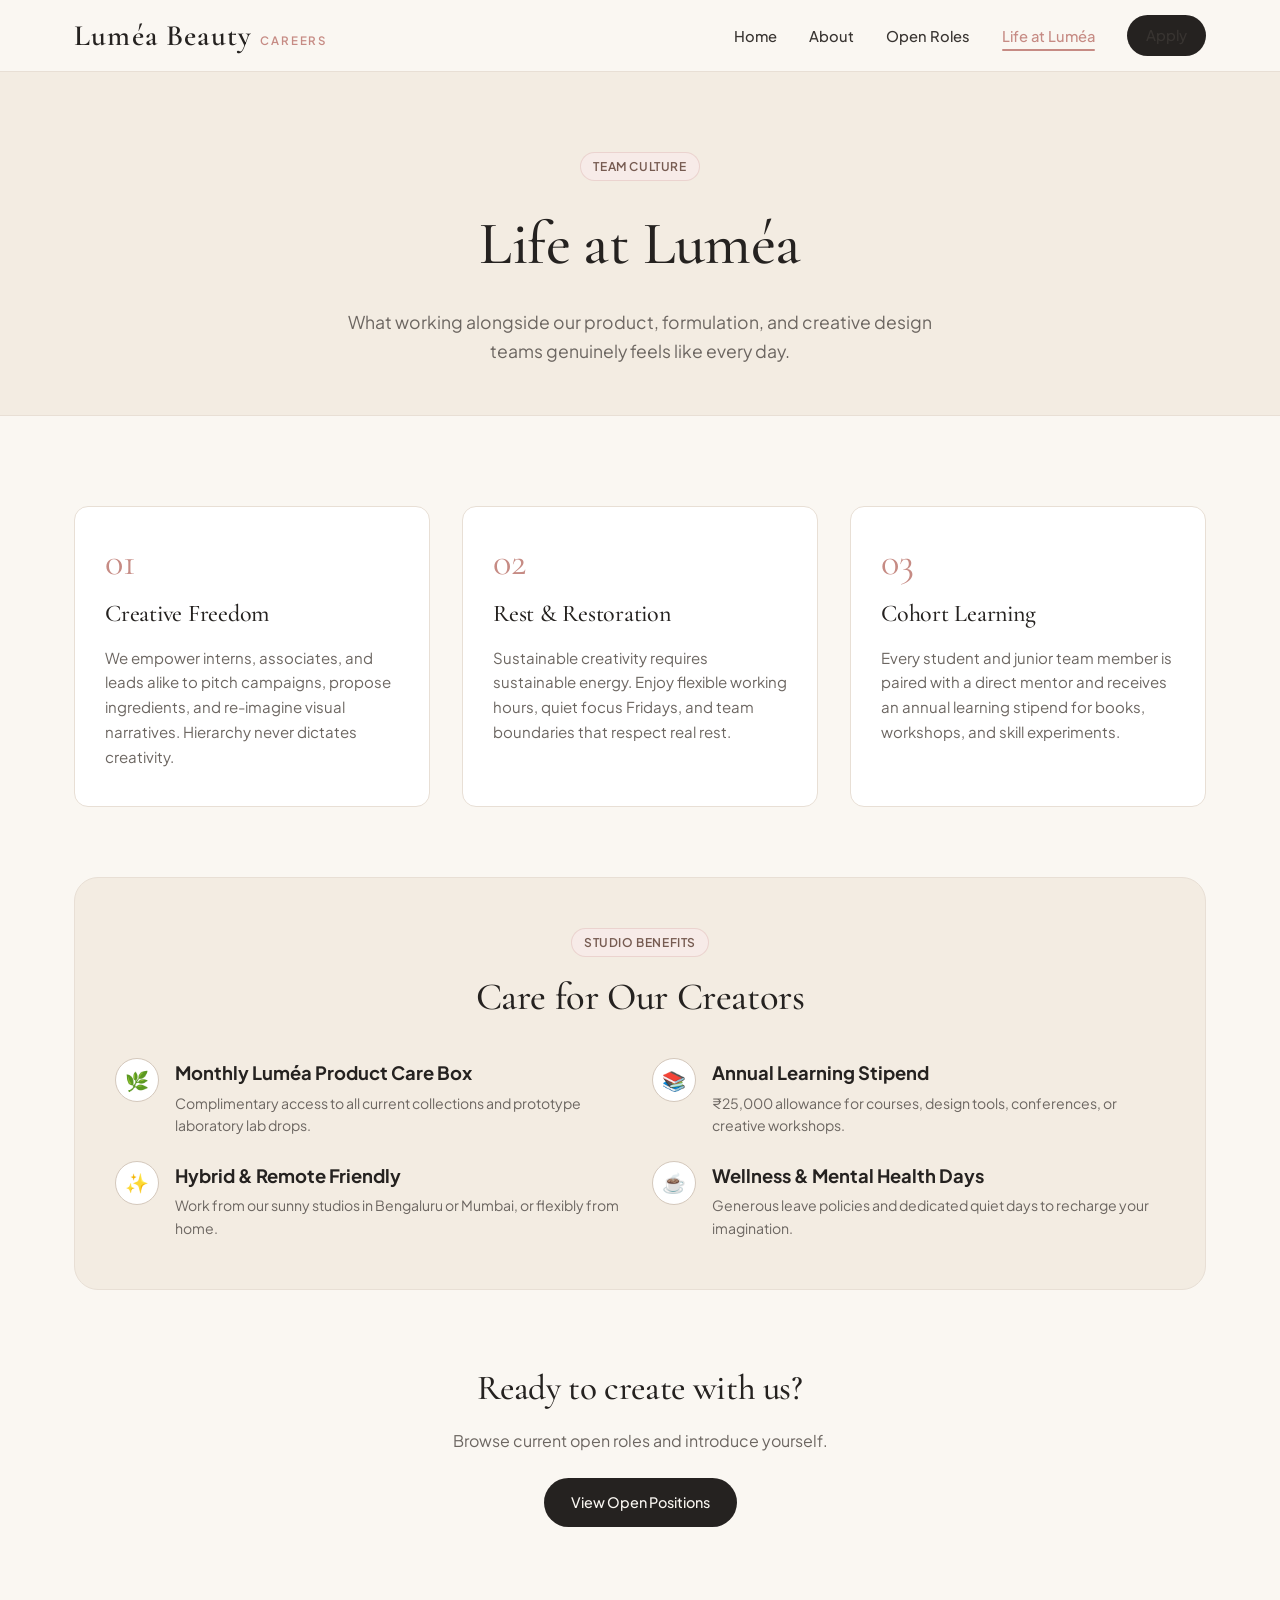
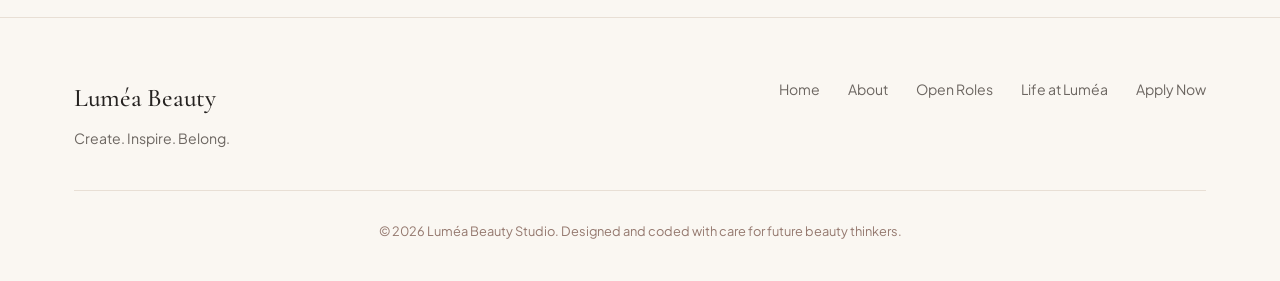
<file: life.html>
<!DOCTYPE html>
<html lang="en">
<head>
  <meta charset="UTF-8" />
  <meta name="viewport" content="width=device-width, initial-scale=1.0" />
  <title>Life at Luméa — Culture, Values & Team</title>
  <link rel="preconnect" href="https://fonts.googleapis.com">
  <link rel="preconnect" href="https://fonts.gstatic.com" crossorigin>
  <link href="https://fonts.googleapis.com/css2?family=Cormorant+Garamond:ital,wght@0,400;0,500;0,600;0,700;1,400&family=Plus+Jakarta+Sans:wght@300;400;500;600;700&display=swap" rel="stylesheet">
  <link rel="stylesheet" href="styles.css">
  <style>
    .page-header {
      padding: 80px 0 50px;
      text-align: center;
      background: var(--cream);
      border-bottom: 1px solid var(--border);
    }
    .page-header h1 {
      font-size: 3.8rem;
      margin: 14px 0 16px;
    }
    .page-header p {
      max-width: 620px;
      margin: 0 auto;
      color: var(--stone);
      font-size: 1.1rem;
    }

    .culture-section {
      padding: 90px 0;
    }

    .culture-grid {
      display: grid;
      grid-template-columns: repeat(3, 1fr);
      gap: 32px;
      margin-bottom: 70px;
    }

    .culture-card {
      background: var(--card-bg);
      border: 1px solid var(--border);
      border-radius: var(--radius-md);
      padding: 36px 30px;
      display: flex;
      flex-direction: column;
      justify-content: space-between;
      transition: var(--transition-smooth);
    }

    .culture-card:hover {
      border-color: var(--muted-rose);
      transform: translateY(-2px);
    }

    .culture-num {
      font-family: 'Cormorant Garamond', serif;
      font-size: 2.4rem;
      color: var(--muted-rose);
      margin-bottom: 14px;
      display: block;
      line-height: 1;
    }

    .culture-card h4 {
      font-size: 1.5rem;
      margin-bottom: 12px;
      color: var(--charcoal);
    }

    .culture-card p {
      font-size: 0.94rem;
      color: var(--stone);
      line-height: 1.65;
    }

    /* Benefits Grid */
    .benefits-box {
      background: var(--cream);
      border: 1px solid var(--border);
      border-radius: var(--radius-lg);
      padding: 50px 40px;
    }

    .benefits-grid {
      display: grid;
      grid-template-columns: repeat(2, 1fr);
      gap: 24px;
      margin-top: 30px;
    }

    .benefit-item {
      display: flex;
      gap: 16px;
      align-items: flex-start;
    }

    .benefit-icon {
      width: 44px;
      height: 44px;
      border-radius: 50%;
      background: var(--card-bg);
      border: 1px solid var(--border-dark);
      display: flex;
      align-items: center;
      justify-content: center;
      font-size: 1.2rem;
      flex-shrink: 0;
    }

    .benefit-item h5 {
      font-size: 1.15rem;
      margin-bottom: 4px;
    }

    .benefit-item p {
      font-size: 0.88rem;
      color: var(--stone);
      line-height: 1.6;
    }

    @media (max-width: 900px) {
      .culture-grid { grid-template-columns: 1fr; }
      .benefits-grid { grid-template-columns: 1fr; }
    }
  </style>
</head>
<body>

  <!-- Navigation -->
  <nav class="navbar">
    <div class="container nav-container">
      <a href="index.html" class="brand-logo">
        <span class="name">Luméa Beauty</span>
        <span class="tag">Careers</span>
      </a>
      <ul class="nav-links">
        <li><a href="index.html">Home</a></li>
        <li><a href="about.html">About</a></li>
        <li><a href="roles.html">Open Roles</a></li>
        <li><a href="life.html" class="active">Life at Luméa</a></li>
        <li><a href="apply.html" class="btn btn-primary btn-sm">Apply</a></li>
      </ul>
    </div>
  </nav>

  <main>
    <!-- Header -->
    <header class="page-header">
      <div class="container">
        <span class="badge">Team Culture</span>
        <h1>Life at Luméa</h1>
        <p>What working alongside our product, formulation, and creative design teams genuinely feels like every day.</p>
      </div>
    </header>

    <section class="culture-section">
      <div class="container">
        <!-- 3 Pillars -->
        <div class="culture-grid">
          <div class="culture-card">
            <div>
              <span class="culture-num">01</span>
              <h4>Creative Freedom</h4>
              <p>We empower interns, associates, and leads alike to pitch campaigns, propose ingredients, and re-imagine visual narratives. Hierarchy never dictates creativity.</p>
            </div>
          </div>
          <div class="culture-card">
            <div>
              <span class="culture-num">02</span>
              <h4>Rest & Restoration</h4>
              <p>Sustainable creativity requires sustainable energy. Enjoy flexible working hours, quiet focus Fridays, and team boundaries that respect real rest.</p>
            </div>
          </div>
          <div class="culture-card">
            <div>
              <span class="culture-num">03</span>
              <h4>Cohort Learning</h4>
              <p>Every student and junior team member is paired with a direct mentor and receives an annual learning stipend for books, workshops, and skill experiments.</p>
            </div>
          </div>
        </div>

        <!-- Studio Perks & Benefits -->
        <div class="benefits-box">
          <div style="text-align: center; max-width: 500px; margin: 0 auto 10px;">
            <span class="badge">Studio Benefits</span>
            <h3 style="font-size: 2.4rem; margin-top: 10px;">Care for Our Creators</h3>
          </div>
          <div class="benefits-grid">
            <div class="benefit-item">
              <div class="benefit-icon">🌿</div>
              <div>
                <h5>Monthly Luméa Product Care Box</h5>
                <p>Complimentary access to all current collections and prototype laboratory lab drops.</p>
              </div>
            </div>
            <div class="benefit-item">
              <div class="benefit-icon">📚</div>
              <div>
                <h5>Annual Learning Stipend</h5>
                <p>₹25,000 allowance for courses, design tools, conferences, or creative workshops.</p>
              </div>
            </div>
            <div class="benefit-item">
              <div class="benefit-icon">✨</div>
              <div>
                <h5>Hybrid & Remote Friendly</h5>
                <p>Work from our sunny studios in Bengaluru or Mumbai, or flexibly from home.</p>
              </div>
            </div>
            <div class="benefit-item">
              <div class="benefit-icon">☕</div>
              <div>
                <h5>Wellness & Mental Health Days</h5>
                <p>Generous leave policies and dedicated quiet days to recharge your imagination.</p>
              </div>
            </div>
          </div>
        </div>

        <!-- CTA Strip -->
        <div style="margin-top: 70px; text-align: center;">
          <h3 style="font-size: 2.2rem; margin-bottom: 12px;">Ready to create with us?</h3>
          <p style="color: var(--stone); margin-bottom: 24px;">Browse current open roles and introduce yourself.</p>
          <a href="roles.html" class="btn btn-primary">View Open Positions</a>
        </div>
      </div>
    </section>
  </main>

  <!-- Footer -->
  <footer class="site-footer">
    <div class="container">
      <div class="footer-flex">
        <div class="footer-brand">
          <h4>Luméa Beauty</h4>
          <p>Create. Inspire. Belong.</p>
        </div>
        <ul class="footer-links">
          <li><a href="index.html">Home</a></li>
          <li><a href="about.html">About</a></li>
          <li><a href="roles.html">Open Roles</a></li>
          <li><a href="life.html">Life at Luméa</a></li>
          <li><a href="apply.html">Apply Now</a></li>
        </ul>
      </div>
      <div class="copyright">
        © 2026 Luméa Beauty Studio. Designed and coded with care for future beauty thinkers.
      </div>
    </div>
  </footer>

</body>
</html>
</file>
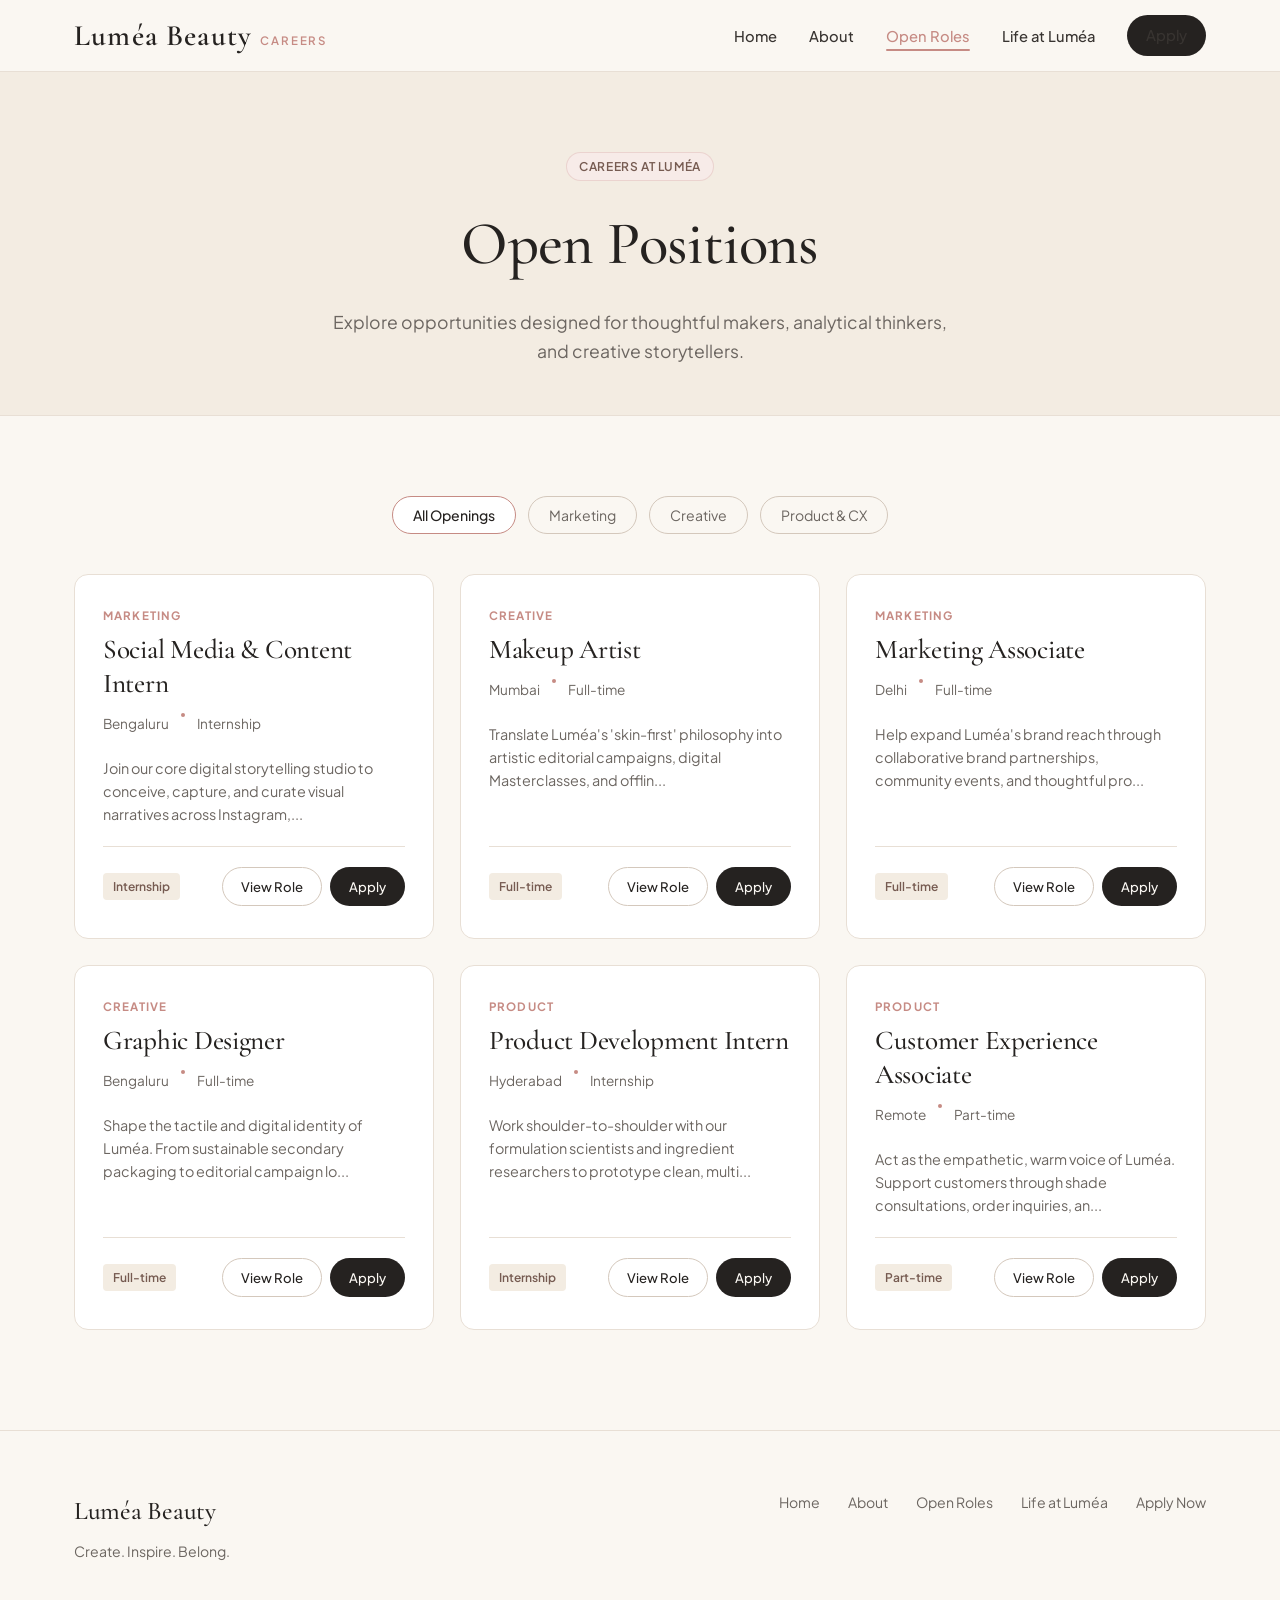
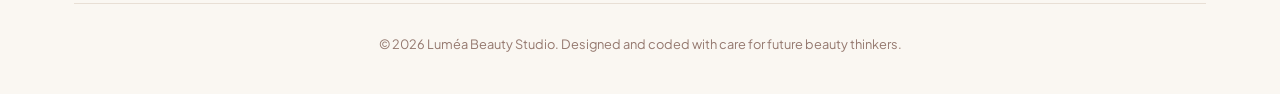
<file: roles.html>
<!DOCTYPE html>
<html lang="en">
<head>
  <meta charset="UTF-8" />
  <meta name="viewport" content="width=device-width, initial-scale=1.0" />
  <title>Open Roles — Luméa Beauty | Join Our Creative Studio</title>
  <link rel="preconnect" href="https://fonts.googleapis.com">
  <link rel="preconnect" href="https://fonts.gstatic.com" crossorigin>
  <link href="https://fonts.googleapis.com/css2?family=Cormorant+Garamond:ital,wght@0,400;0,500;0,600;0,700;1,400&family=Plus+Jakarta+Sans:wght@300;400;500;600;700&display=swap" rel="stylesheet">
  <link rel="stylesheet" href="styles.css">
  <style>
    .page-header {
      padding: 80px 0 50px;
      text-align: center;
      background: var(--cream);
      border-bottom: 1px solid var(--border);
    }
    .page-header h1 {
      font-size: 3.8rem;
      margin: 14px 0 16px;
    }
    .page-header p {
      max-width: 620px;
      margin: 0 auto;
      color: var(--stone);
      font-size: 1.1rem;
    }

    .roles-section {
      padding: 80px 0 100px;
    }

    .roles-filter-bar {
      display: flex;
      justify-content: center;
      gap: 12px;
      margin-bottom: 40px;
      flex-wrap: wrap;
    }

    .filter-btn {
      background: transparent;
      border: 1px solid var(--border-dark);
      padding: 9px 20px;
      border-radius: var(--radius-full);
      font-size: 0.88rem;
      color: var(--stone);
      cursor: pointer;
      font-family: inherit;
      transition: var(--transition-smooth);
    }

    .filter-btn.active, .filter-btn:hover {
      background-color: var(--card-bg);
      border-color: var(--muted-rose);
      color: var(--charcoal);
      font-weight: 500;
    }

    .roles-grid {
      display: grid;
      grid-template-columns: repeat(auto-fill, minmax(340px, 1fr));
      gap: 26px;
    }

    .role-card {
      background: var(--card-bg);
      border: 1px solid var(--border);
      border-radius: var(--radius-md);
      padding: 32px 28px;
      display: flex;
      flex-direction: column;
      justify-content: space-between;
      transition: var(--transition-smooth);
      position: relative;
    }

    .role-card:hover {
      border-color: var(--muted-rose);
      transform: translateY(-3px);
      box-shadow: 0 10px 24px rgba(118, 91, 81, 0.05);
    }

    .role-dept-tag {
      font-size: 0.72rem;
      text-transform: uppercase;
      letter-spacing: 0.1em;
      color: var(--muted-rose);
      font-weight: 700;
      margin-bottom: 8px;
    }

    .role-card h3 {
      font-size: 1.7rem;
      line-height: 1.25;
      margin-bottom: 12px;
      color: var(--charcoal);
    }

    .role-meta {
      display: flex;
      flex-wrap: wrap;
      gap: 12px;
      margin-bottom: 22px;
      font-size: 0.85rem;
      color: var(--stone);
    }

    .meta-item {
      display: inline-flex;
      align-items: center;
      gap: 5px;
    }

    .meta-bullet {
      width: 4px;
      height: 4px;
      border-radius: 50%;
      background-color: var(--muted-rose);
      display: inline-block;
    }

    .role-card-footer {
      display: flex;
      align-items: center;
      justify-content: space-between;
      border-top: 1px solid var(--border);
      padding-top: 20px;
      margin-top: auto;
    }

    .type-pill {
      font-size: 0.75rem;
      padding: 4px 10px;
      border-radius: 4px;
      background-color: var(--cream);
      color: var(--soft-brown);
      font-weight: 600;
    }

    /* Modal */
    .modal-overlay {
      position: fixed;
      top: 0;
      left: 0;
      width: 100%;
      height: 100%;
      background-color: rgba(37, 34, 32, 0.6);
      backdrop-filter: blur(4px);
      z-index: 200;
      display: flex;
      align-items: center;
      justify-content: center;
      opacity: 0;
      visibility: hidden;
      transition: var(--transition-smooth);
      padding: 20px;
    }

    .modal-overlay.active {
      opacity: 1;
      visibility: visible;
    }

    .modal-container {
      background: var(--ivory);
      border-radius: var(--radius-lg);
      max-width: 680px;
      width: 100%;
      max-height: 90vh;
      overflow-y: auto;
      border: 1px solid var(--border);
      padding: 40px;
      position: relative;
      transform: translateY(20px);
      transition: var(--transition-smooth);
      box-shadow: 0 20px 48px rgba(0,0,0,0.15);
    }

    .modal-overlay.active .modal-container {
      transform: translateY(0);
    }

    .modal-close-btn {
      position: absolute;
      top: 24px;
      right: 24px;
      background: none;
      border: none;
      font-size: 1.6rem;
      cursor: pointer;
      color: var(--stone);
      display: flex;
      align-items: center;
      justify-content: center;
      width: 36px;
      height: 36px;
      border-radius: 50%;
      background-color: var(--cream);
      transition: var(--transition-smooth);
    }

    .modal-close-btn:hover {
      background-color: var(--border-dark);
      color: var(--charcoal);
    }

    .modal-header h2 {
      font-size: 2.4rem;
      margin: 8px 0 14px;
      line-height: 1.15;
    }

    .modal-meta-bar {
      display: flex;
      flex-wrap: wrap;
      gap: 16px;
      padding-bottom: 24px;
      border-bottom: 1px solid var(--border);
      margin-bottom: 24px;
      font-size: 0.9rem;
      color: var(--soft-brown);
    }

    .modal-section-title {
      font-size: 1.25rem;
      margin: 24px 0 12px;
      color: var(--charcoal);
    }

    .modal-container ul {
      padding-left: 20px;
      color: var(--stone);
      font-size: 0.92rem;
      margin-bottom: 20px;
    }

    .modal-container ul li {
      margin-bottom: 8px;
    }

    .skill-badges {
      display: flex;
      flex-wrap: wrap;
      gap: 8px;
      margin-bottom: 30px;
    }

    .skill-badge {
      background-color: var(--cream);
      border: 1px solid var(--border);
      color: var(--charcoal-soft);
      padding: 6px 14px;
      border-radius: var(--radius-full);
      font-size: 0.8rem;
    }

    .modal-actions {
      display: flex;
      gap: 14px;
      margin-top: 30px;
      padding-top: 24px;
      border-top: 1px solid var(--border);
    }
  </style>
</head>
<body>

  <!-- Navigation -->
  <nav class="navbar">
    <div class="container nav-container">
      <a href="index.html" class="brand-logo">
        <span class="name">Luméa Beauty</span>
        <span class="tag">Careers</span>
      </a>
      <ul class="nav-links">
        <li><a href="index.html">Home</a></li>
        <li><a href="about.html">About</a></li>
        <li><a href="roles.html" class="active">Open Roles</a></li>
        <li><a href="life.html">Life at Luméa</a></li>
        <li><a href="apply.html" class="btn btn-primary btn-sm">Apply</a></li>
      </ul>
    </div>
  </nav>

  <main>
    <!-- Header -->
    <header class="page-header">
      <div class="container">
        <span class="badge">Careers at Luméa</span>
        <h1>Open Positions</h1>
        <p>Explore opportunities designed for thoughtful makers, analytical thinkers, and creative storytellers.</p>
      </div>
    </header>

    <!-- Roles Grid -->
    <section class="roles-section">
      <div class="container">
        <div class="roles-filter-bar">
          <button class="filter-btn active" onclick="filterRoles('all', this)">All Openings</button>
          <button class="filter-btn" onclick="filterRoles('Marketing', this)">Marketing</button>
          <button class="filter-btn" onclick="filterRoles('Creative', this)">Creative</button>
          <button class="filter-btn" onclick="filterRoles('Product', this)">Product & CX</button>
        </div>

        <div class="roles-grid" id="rolesGridContainer">
          <!-- Rendered via JavaScript -->
        </div>
      </div>
    </section>
  </main>

  <!-- Job Details Modal -->
  <div class="modal-overlay" id="roleModal" onclick="closeModalOnOverlay(event)">
    <div class="modal-container">
      <button class="modal-close-btn" onclick="closeRoleModal()">&times;</button>
      <div id="modalContentTarget"></div>
    </div>
  </div>

  <!-- Footer -->
  <footer class="site-footer">
    <div class="container">
      <div class="footer-flex">
        <div class="footer-brand">
          <h4>Luméa Beauty</h4>
          <p>Create. Inspire. Belong.</p>
        </div>
        <ul class="footer-links">
          <li><a href="index.html">Home</a></li>
          <li><a href="about.html">About</a></li>
          <li><a href="roles.html">Open Roles</a></li>
          <li><a href="life.html">Life at Luméa</a></li>
          <li><a href="apply.html">Apply Now</a></li>
        </ul>
      </div>
      <div class="copyright">
        © 2026 Luméa Beauty Studio. Designed and coded with care for future beauty thinkers.
      </div>
    </div>
  </footer>

  <script src="roles-data.js"></script>
  <script>
    document.addEventListener("DOMContentLoaded", () => {
      renderRolesCards(openRolesData);
    });

    function renderRolesCards(roles) {
      const container = document.getElementById("rolesGridContainer");
      container.innerHTML = roles.map(role => `
        <div class="role-card">
          <div>
            <div class="role-dept-tag">${role.dept}</div>
            <h3>${role.title}</h3>
            <div class="role-meta">
              <span class="meta-item">${role.location}</span>
              <span class="meta-bullet"></span>
              <span class="meta-item">${role.type}</span>
            </div>
            <p style="font-size: 0.9rem; color: var(--stone); line-height: 1.6; margin-bottom: 20px;">
              ${role.description.substring(0, 110)}...
            </p>
          </div>
          <div class="role-card-footer">
            <span class="type-pill">${role.type}</span>
            <div style="display: flex; gap: 8px;">
              <button class="btn btn-secondary btn-sm" onclick="openRoleModal('${role.id}')">View Role</button>
              <a href="apply.html?role=${role.id}" class="btn btn-primary btn-sm">Apply</a>
            </div>
          </div>
        </div>
      `).join("");
    }

    function filterRoles(category, btnElement) {
      document.querySelectorAll(".filter-btn").forEach(btn => btn.classList.remove("active"));
      btnElement.classList.add("active");

      if (category === "all") {
        renderRolesCards(openRolesData);
      } else if (category === "Product") {
        const filtered = openRolesData.filter(r => r.dept === "Product");
        renderRolesCards(filtered);
      } else {
        const filtered = openRolesData.filter(r => r.dept === category);
        renderRolesCards(filtered);
      }
    }

    function openRoleModal(roleId) {
      const role = openRolesData.find(r => r.id === roleId);
      if (!role) return;

      const target = document.getElementById("modalContentTarget");
      target.innerHTML = `
        <div class="modal-header">
          <span class="badge">${role.dept}</span>
          <h2>${role.title}</h2>
          <div class="modal-meta-bar">
            <span>📍 ${role.location}</span>
            <span>•</span>
            <span>💼 ${role.type}</span>
            <span>•</span>
            <span>✨ ${role.highlight}</span>
          </div>
        </div>

        <h4 class="modal-section-title">About the Role</h4>
        <p style="color: var(--stone); font-size: 0.94rem; line-height: 1.7; margin-bottom: 20px;">
          ${role.description}
        </p>

        <h4 class="modal-section-title">Key Responsibilities</h4>
        <ul>
          ${role.responsibilities.map(resp => `<li>${resp}</li>`).join("")}
        </ul>

        <h4 class="modal-section-title">Required Skills & Mindset</h4>
        <div class="skill-badges">
          ${role.skills.map(skill => `<span class="skill-badge">${skill}</span>`).join("")}
        </div>

        <div class="modal-actions">
          <a href="apply.html?role=${role.id}" class="btn btn-primary">Apply For This Role</a>
          <button class="btn btn-secondary" onclick="closeRoleModal()">Close</button>
        </div>
      `;

      document.getElementById("roleModal").classList.add("active");
    }

    function closeRoleModal() {
      document.getElementById("roleModal").classList.remove("active");
    }

    function closeModalOnOverlay(event) {
      if (event.target.id === "roleModal") {
        closeRoleModal();
      }
    }
  </script>
</body>
</html>
</file>
<file: styles.css>
/* ─── Luméa Beauty Design System ─── */
:root {
  --ivory: #FAF7F2;
  --cream: #F3ECE2;
  --card-bg: #FFFFFF;
  --muted-rose: #C68B84;
  --rose-light: #F7EBE8;
  --soft-brown: #765B51;
  --brown-light: #94786E;
  --charcoal: #252220;
  --charcoal-soft: #383431;
  --stone: #6C6661;
  --border: #E8DFD5;
  --border-dark: #D4C8BC;
  --accent-subtle: #D69E2E;
  --success-green: #3F6253;
  --success-bg: #EAF2ED;
  --error-red: #A34848;
  --error-bg: #FBEFEF;
  --radius-sm: 8px;
  --radius-md: 14px;
  --radius-lg: 24px;
  --radius-full: 9999px;
  --transition-smooth: all 0.25s cubic-bezier(0.16, 1, 0.3, 1);
}

* {
  box-sizing: border-box;
  margin: 0;
  padding: 0;
}

body {
  background-color: var(--ivory);
  color: var(--charcoal);
  font-family: 'Plus Jakarta Sans', -apple-system, BlinkMacSystemFont, sans-serif;
  line-height: 1.6;
  -webkit-font-smoothing: antialiased;
  overflow-x: hidden;
  min-height: 100vh;
  display: flex;
  flex-direction: column;
}

main {
  flex: 1;
}

h1, h2, h3, h4, .serif-font {
  font-family: 'Cormorant Garamond', Georgia, serif;
  font-weight: 500;
  letter-spacing: -0.01em;
}

.container {
  max-width: 1180px;
  margin: 0 auto;
  padding: 0 24px;
}

.badge {
  display: inline-flex;
  align-items: center;
  gap: 6px;
  padding: 4px 12px;
  font-size: 0.75rem;
  font-weight: 600;
  letter-spacing: 0.05em;
  text-transform: uppercase;
  border-radius: var(--radius-full);
  background-color: var(--rose-light);
  color: var(--soft-brown);
  border: 1px solid rgba(198, 139, 132, 0.25);
}

.btn {
  display: inline-flex;
  align-items: center;
  justify-content: center;
  gap: 8px;
  padding: 12px 26px;
  font-size: 0.9rem;
  font-weight: 500;
  border-radius: var(--radius-full);
  cursor: pointer;
  text-decoration: none;
  transition: var(--transition-smooth);
  border: 1px solid transparent;
  outline: none;
  font-family: inherit;
}

.btn-primary {
  background-color: var(--charcoal);
  color: var(--ivory);
}
.btn-primary:hover {
  background-color: var(--soft-brown);
  transform: translateY(-1px);
}

.btn-secondary {
  background-color: transparent;
  color: var(--charcoal);
  border-color: var(--border-dark);
}
.btn-secondary:hover {
  background-color: var(--cream);
  border-color: var(--soft-brown);
}

.btn-rose {
  background-color: var(--muted-rose);
  color: #FFF;
}
.btn-rose:hover {
  background-color: #B57972;
  transform: translateY(-1px);
}

.btn-sm {
  padding: 8px 18px;
  font-size: 0.82rem;
}

/* ─── Navigation ─── */
nav.navbar {
  position: sticky;
  top: 0;
  background-color: rgba(250, 247, 242, 0.94);
  backdrop-filter: blur(12px);
  border-bottom: 1px solid var(--border);
  z-index: 100;
  height: 72px;
  display: flex;
  align-items: center;
}

.nav-container {
  display: flex;
  justify-content: space-between;
  align-items: center;
  width: 100%;
}

.brand-logo {
  display: flex;
  align-items: baseline;
  gap: 8px;
  text-decoration: none;
  color: var(--charcoal);
}

.brand-logo span.name {
  font-family: 'Cormorant Garamond', Georgia, serif;
  font-size: 1.85rem;
  font-weight: 600;
  letter-spacing: 0.04em;
}

.brand-logo span.tag {
  font-size: 0.72rem;
  text-transform: uppercase;
  letter-spacing: 0.16em;
  color: var(--muted-rose);
  font-weight: 600;
}

.nav-links {
  display: flex;
  gap: 32px;
  list-style: none;
  align-items: center;
}

.nav-links a {
  text-decoration: none;
  color: var(--charcoal-soft);
  font-size: 0.92rem;
  font-weight: 500;
  transition: color 0.2s ease;
  position: relative;
}

.nav-links a:hover, .nav-links a.active {
  color: var(--muted-rose);
}

.nav-links a.active::after {
  content: '';
  position: absolute;
  bottom: -6px;
  left: 0;
  right: 0;
  height: 2px;
  background-color: var(--muted-rose);
  border-radius: 2px;
}

/* ─── Footer ─── */
footer.site-footer {
  border-top: 1px solid var(--border);
  padding: 60px 0 40px;
  background-color: var(--ivory);
  color: var(--stone);
  font-size: 0.88rem;
  margin-top: auto;
}

.footer-flex {
  display: flex;
  justify-content: space-between;
  align-items: flex-start;
  margin-bottom: 40px;
  flex-wrap: wrap;
  gap: 30px;
}

.footer-brand h4 {
  font-size: 1.6rem;
  color: var(--charcoal);
  margin-bottom: 8px;
}

.footer-links {
  display: flex;
  gap: 28px;
  list-style: none;
}

.footer-links a {
  color: var(--stone);
  text-decoration: none;
  transition: color 0.2s;
}

.footer-links a:hover {
  color: var(--muted-rose);
}

.copyright {
  text-align: center;
  padding-top: 30px;
  border-top: 1px solid var(--border);
  font-size: 0.8rem;
  color: var(--brown-light);
}

@media (max-width: 900px) {
  .nav-links {
    gap: 16px;
  }
}
</file>
